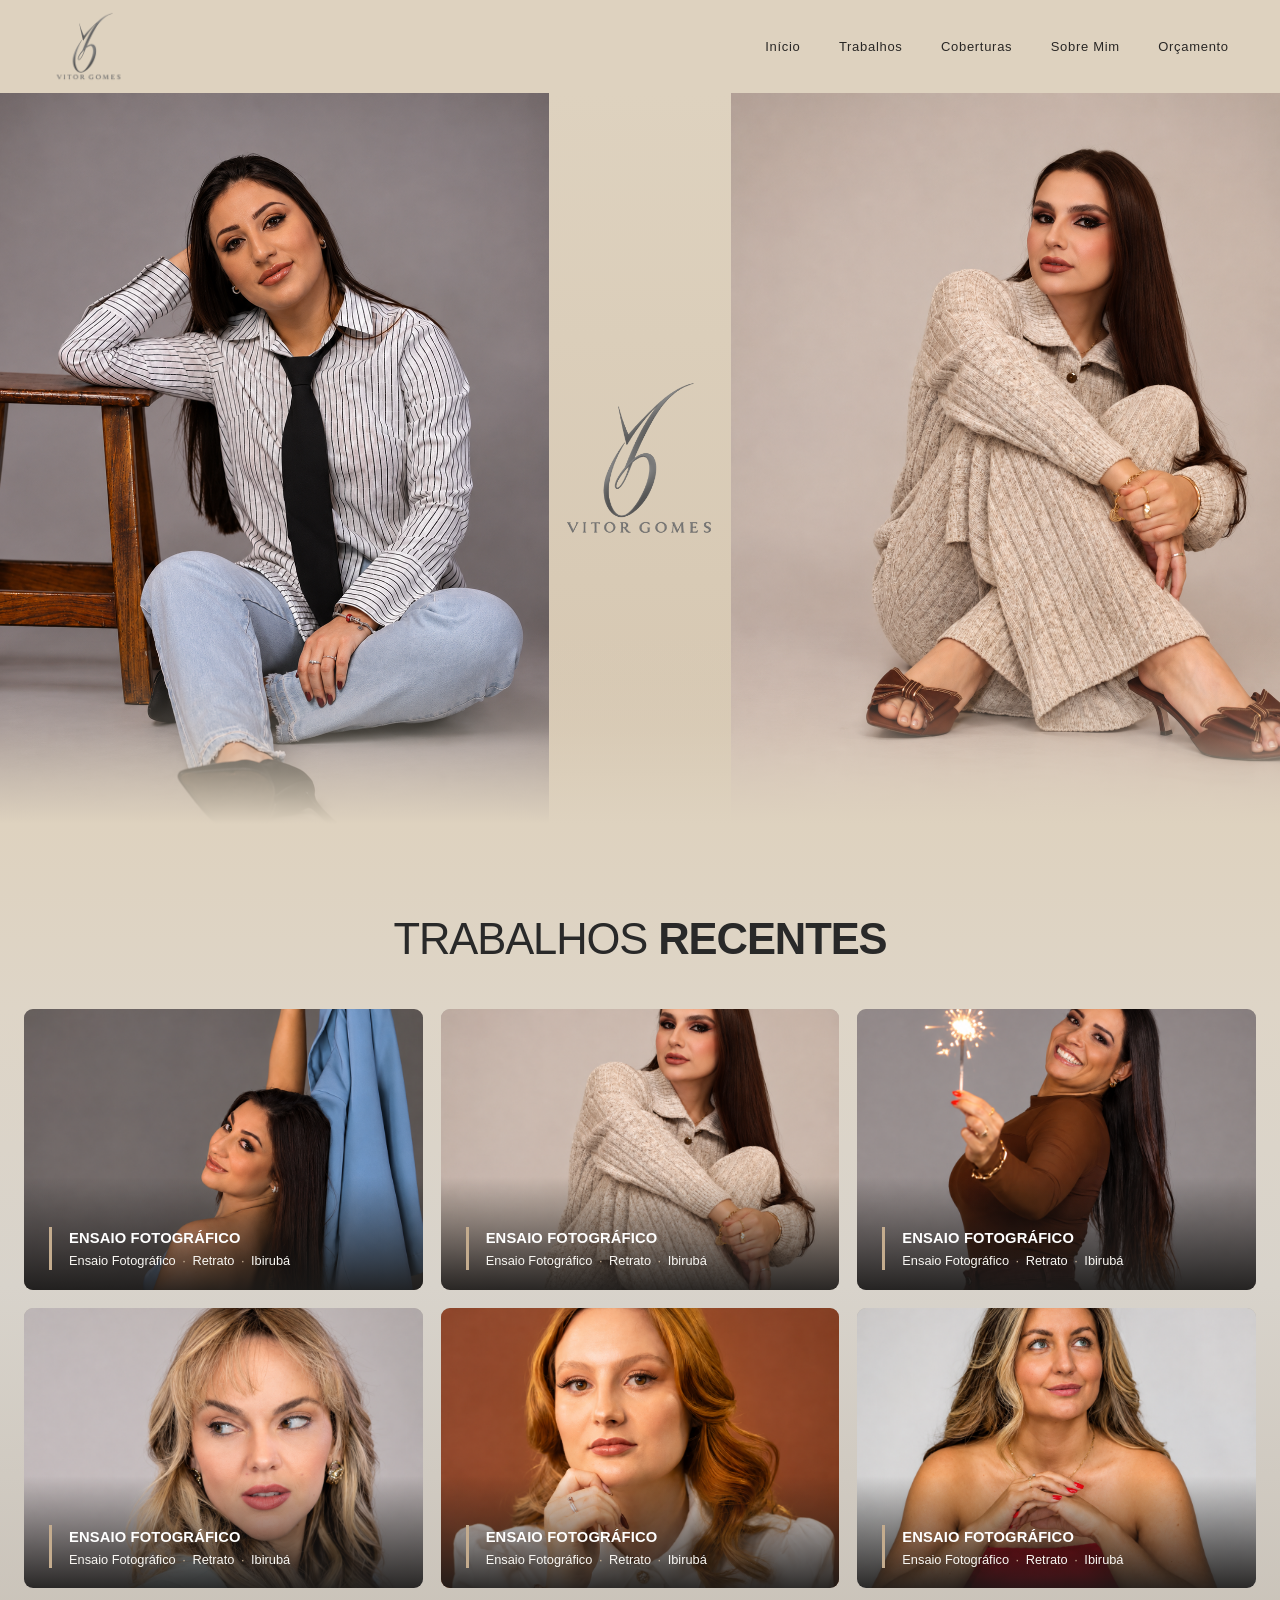
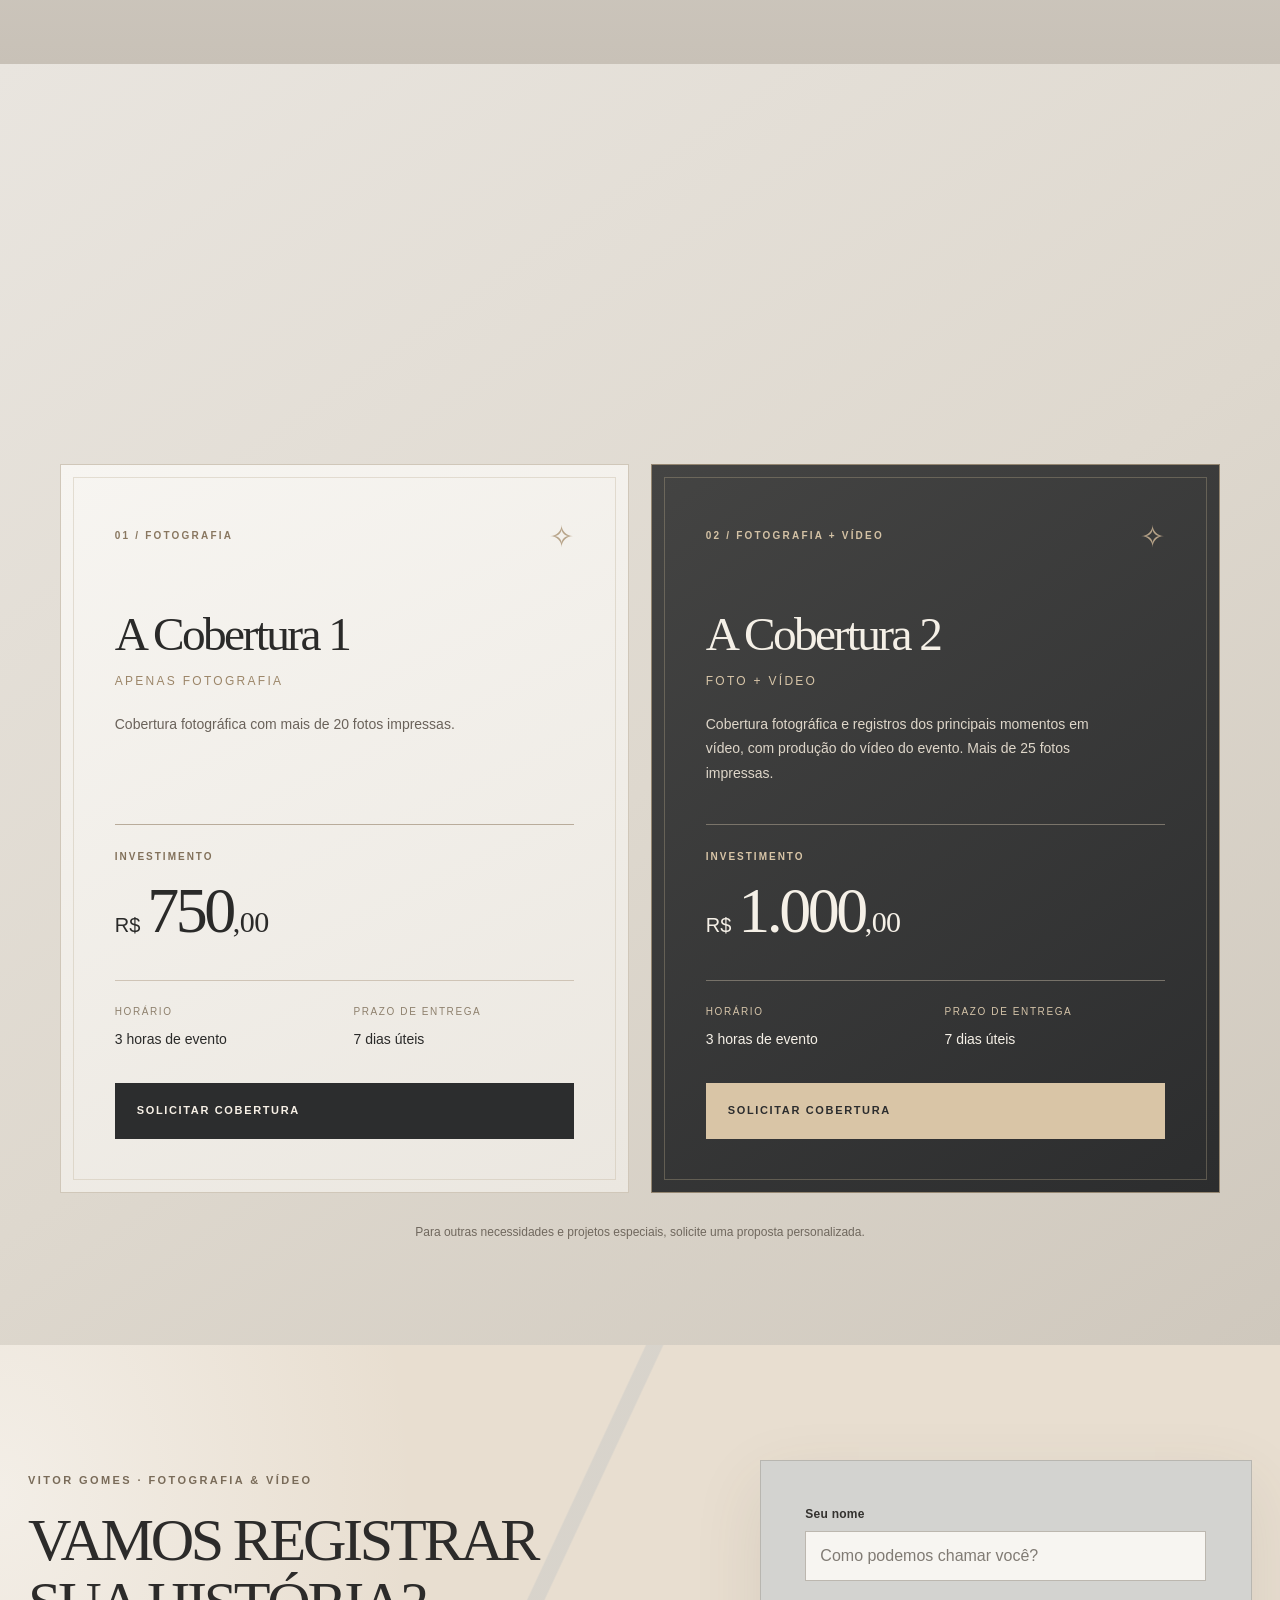
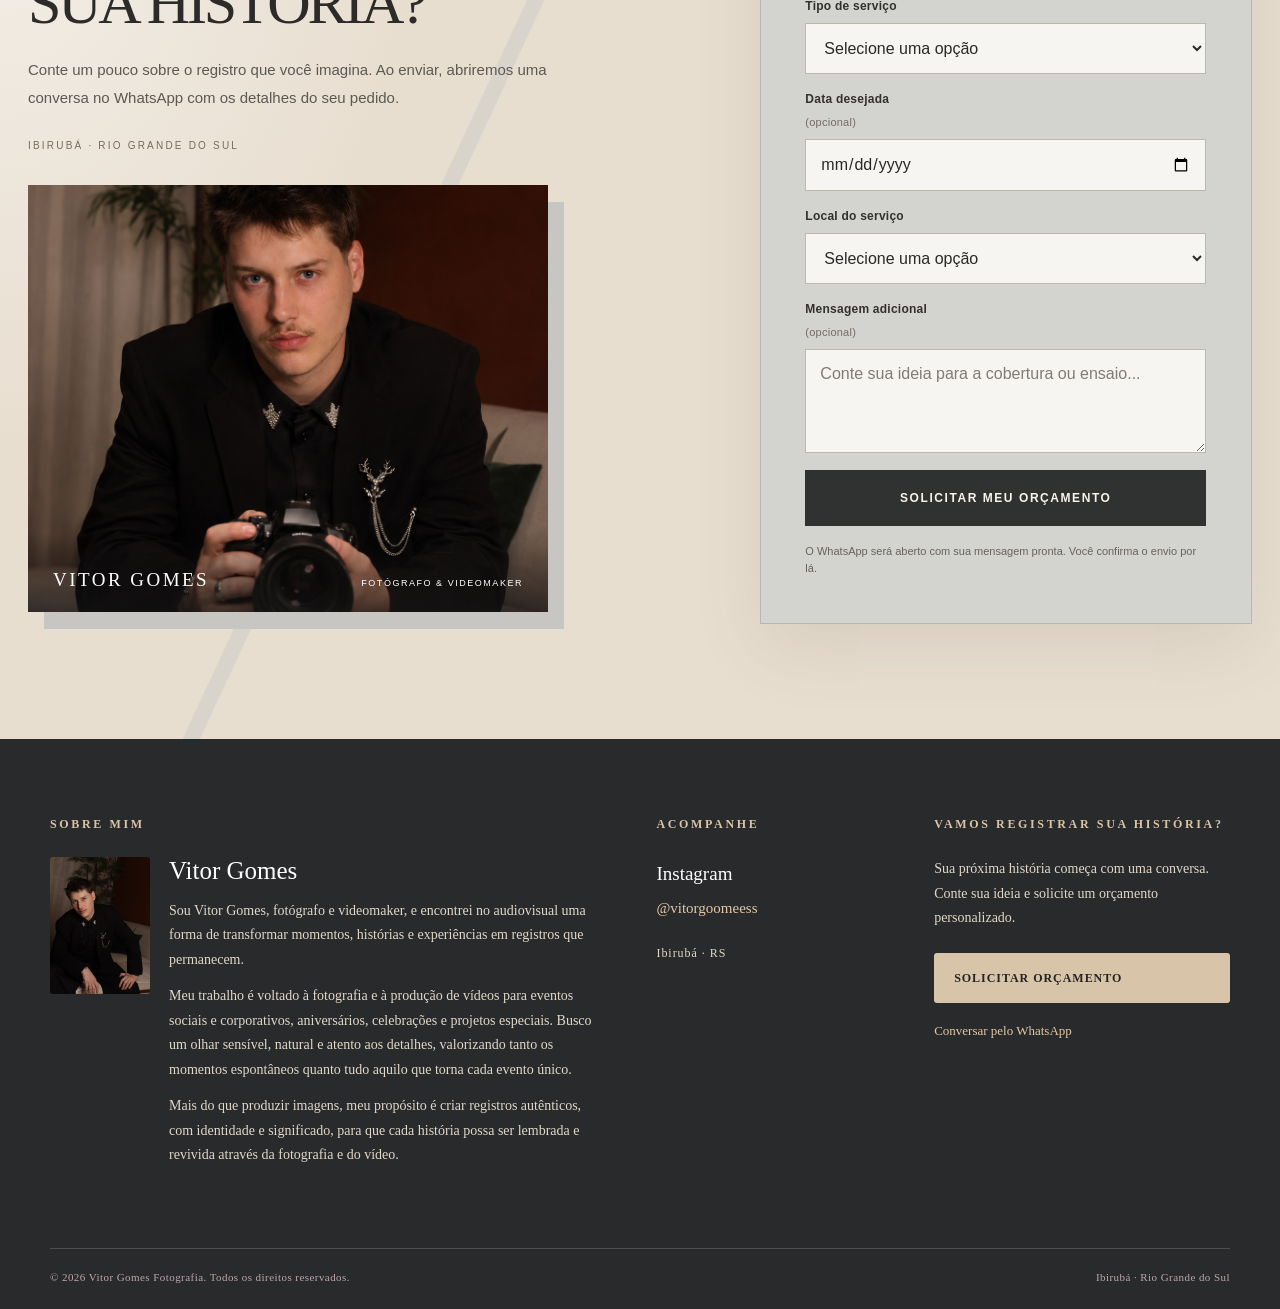
<file: index.html>
<!DOCTYPE html>

<html lang="pt-BR">
<head>
<meta charset="utf-8"/>
<meta content="width=device-width, initial-scale=1" name="viewport"/>
<title>Vitor Gomes Fotografia | Ibirubá - RS</title>
<meta content="Conheça o trabalho de Vitor Gomes Fotografia em Ibirubá, RS. Fotografia, vídeo, coberturas de eventos, portfólio e contato." name="description"/>
<link href="css/style.css" rel="stylesheet"/>
</head>
<body>
<a class="skip" href="#conteudo">Ir para o conteúdo</a>
<header class="topo">
<a aria-label="Página inicial" class="logo" href="index.html">
<img alt="Vitor Gomes Fotografia" class="header-brand-image" src="assets/img/vitor-logo-oficial.png"/>
</a>
<nav aria-label="Principal" class="menu">
<button aria-controls="menu-lista" aria-expanded="false" class="menu-btn" type="button">Menu</button>
<ul id="menu-lista">
<li><a href="#conteudo">Início</a></li>
<li><a href="#trabalhos">Trabalhos</a></li>
<li><a href="#coberturas">Coberturas</a></li>
<li><a href="#sobre">Sobre Mim</a></li>
<li><a href="#orcamento">Orçamento</a></li>
</ul>
</nav>
</header>
<main id="conteudo">
<section aria-label="Fotos de destaque" aria-roledescription="carrossel" class="hero">
<div class="hero-track">
<div aria-label="1 de 3" aria-roledescription="slide" class="hero-slide" role="group">
<figure class="slot"><img alt="Foto de destaque 1" src="assets/img/hero-1.png"/><figcaption>Foto de destaque 1<br/><small>assets/img/hero-1.png</small></figcaption></figure>
<div aria-label="Vitor Gomes Fotografia" class="hero-brand"><img alt="Vitor Gomes Fotografia" src="assets/img/vitor-logo-oficial.png"/></div>
<figure class="slot"><img alt="Foto de destaque 2" src="assets/img/hero-2.png"/><figcaption>Foto de destaque 2<br/><small>assets/img/hero-2.png</small></figcaption></figure>
</div>
<div aria-label="2 de 3" aria-roledescription="slide" class="hero-slide" role="group">
<figure class="slot"><img alt="Foto de destaque 3" src="assets/img/hero-3.png"/><figcaption>Foto de destaque 3<br/><small>assets/img/hero-3.png</small></figcaption></figure>
<div aria-label="Vitor Gomes Fotografia" class="hero-brand"><img alt="Vitor Gomes Fotografia" src="assets/img/vitor-logo-oficial.png"/></div>
<figure class="slot"><img alt="Foto de destaque 4" src="assets/img/hero-4.png"/><figcaption>Foto de destaque 4<br/><small>assets/img/hero-4.png</small></figcaption></figure>
</div>
<div aria-label="3 de 3" aria-roledescription="slide" class="hero-slide" role="group">
<figure class="slot"><img alt="Foto de destaque 5" src="assets/img/hero-5.png"/><figcaption>Foto de destaque 5<br/><small>assets/img/hero-5.png</small></figcaption></figure>
<div aria-label="Vitor Gomes Fotografia" class="hero-brand"><img alt="Vitor Gomes Fotografia" src="assets/img/vitor-logo-oficial.png"/></div>
<figure class="slot"><img alt="Foto de destaque 6" src="assets/img/hero-6.png"/><figcaption>Foto de destaque 6<br/><small>assets/img/hero-6.png</small></figcaption></figure>
</div>
</div>
<div aria-label="Escolher slide" class="hero-dots" role="group"></div>
</section>
<section aria-labelledby="trabalhos-titulo" class="trabalhos" id="trabalhos">
<div class="trabalhos-intro">
<h2 id="trabalhos-titulo"><span>TRABALHOS</span> <strong>RECENTES</strong></h2>
</div>
<div class="grid">
<article class="card">
<a aria-label="Abrir álbum 01 com 3 fotografias" class="card-photo" href="album-01.html">
<img alt="Capa do álbum 01 — ensaio fotográfico" loading="lazy" src="assets/img/capa-album-01.png"/>
<div class="card-overlay">
<h3>ENSAIO FOTOGRÁFICO</h3>
<p>Ensaio Fotográfico <span aria-hidden="true">·</span> Retrato <span aria-hidden="true">·</span> Ibirubá</p>
</div>
</a>
</article>
<article class="card">
<a aria-label="Abrir álbum 02 com 5 fotografias" class="card-photo" href="album-02.html">
<img alt="Capa do álbum 02 — ensaio fotográfico" loading="lazy" src="assets/img/capa-album-02.png"/>
<div class="card-overlay">
<h3>ENSAIO FOTOGRÁFICO</h3>
<p>Ensaio Fotográfico <span aria-hidden="true">·</span> Retrato <span aria-hidden="true">·</span> Ibirubá</p>
</div>
</a>
</article>
<article class="card">
<a aria-label="Abrir álbum 03 com 5 fotografias" class="card-photo" href="album-03.html">
<img alt="Capa do álbum 03 — ensaio fotográfico" loading="lazy" src="assets/img/capa-album-03.png"/>
<div class="card-overlay">
<h3>ENSAIO FOTOGRÁFICO</h3>
<p>Ensaio Fotográfico <span aria-hidden="true">·</span> Retrato <span aria-hidden="true">·</span> Ibirubá</p>
</div>
</a>
</article>
<article class="card">
<a aria-label="Abrir álbum 04 com 5 fotografias" class="card-photo" href="album-04.html">
<img alt="Capa do álbum 04 — ensaio fotográfico" loading="lazy" src="assets/img/capa-album-04.png"/>
<div class="card-overlay">
<h3>ENSAIO FOTOGRÁFICO</h3>
<p>Ensaio Fotográfico <span aria-hidden="true">·</span> Retrato <span aria-hidden="true">·</span> Ibirubá</p>
</div>
</a>
</article>
<article class="card">
<a aria-label="Abrir álbum 05 com 4 fotografias" class="card-photo" href="album-05.html">
<img alt="Capa do álbum 05 — ensaio fotográfico" loading="lazy" src="assets/img/capa-album-05.png"/>
<div class="card-overlay">
<h3>ENSAIO FOTOGRÁFICO</h3>
<p>Ensaio Fotográfico <span aria-hidden="true">·</span> Retrato <span aria-hidden="true">·</span> Ibirubá</p>
</div>
</a>
</article>
<article class="card">
<a aria-label="Abrir álbum 06 com 4 fotografias" class="card-photo" href="album-06.html">
<img alt="Capa do álbum 06 — ensaio fotográfico" loading="lazy" src="assets/img/capa-album-06.png"/>
<div class="card-overlay">
<h3>ENSAIO FOTOGRÁFICO</h3>
<p>Ensaio Fotográfico <span aria-hidden="true">·</span> Retrato <span aria-hidden="true">·</span> Ibirubá</p>
</div>
</a>
</article>
</div>
</section>
<section class="coberturas-premium" id="coberturas" aria-labelledby="coberturas-title">
  <div class="coberturas-shell">
    <div class="coberturas-intro"><span class="coberturas-kicker">VITOR GOMES · FOTOGRAFIA &amp; FILME</span><span class="coberturas-rule" aria-hidden="true"></span><h2 id="coberturas-title">Coberturas <em>&amp;</em> experiências</h2><p>Cada história merece ser registrada com sensibilidade, autenticidade e atenção aos detalhes.</p></div>
    <div class="coberturas-grid">
      <article class="cobertura-card"><div class="cobertura-card-top"><span class="cobertura-index">01 / FOTOGRAFIA</span><span class="cobertura-ornament" aria-hidden="true">✧</span></div><h3>A Cobertura 1</h3><p class="cobertura-subtitle">Apenas fotografia</p><p class="cobertura-description">Cobertura fotográfica com mais de 20 fotos impressas.</p><div class="cobertura-price-label">INVESTIMENTO</div><div class="cobertura-price"><small>R$</small>750<span>,00</span></div><div class="cobertura-details"><div><span>HORÁRIO</span><strong>3 horas de evento</strong></div><div><span>PRAZO DE ENTREGA</span><strong>7 dias úteis</strong></div></div><a class="cobertura-action" href="https://wa.me/5554993389869?text=Ol%C3%A1%2C%20Vitor%21%20Tenho%20interesse%20na%20Cobertura%201%20%28Fotografia%20%E2%80%94%20R%24%20750%2C00%29.%20Gostaria%20de%20conversar%20sobre%20a%20disponibilidade." target="_blank" rel="noopener noreferrer" aria-label="Solicitar Cobertura 1 pelo WhatsApp">SOLICITAR COBERTURA </a></article>
      <article class="cobertura-card cobertura-featured"><div class="cobertura-card-top"><span class="cobertura-index">02 / FOTOGRAFIA + VÍDEO</span><span class="cobertura-ornament" aria-hidden="true">✧</span></div><h3>A Cobertura 2</h3><p class="cobertura-subtitle">Foto + vídeo</p><p class="cobertura-description">Cobertura fotográfica e registros dos principais momentos em vídeo, com produção do vídeo do evento. Mais de 25 fotos impressas.</p><div class="cobertura-price-label">INVESTIMENTO</div><div class="cobertura-price"><small>R$</small>1.000<span>,00</span></div><div class="cobertura-details"><div><span>HORÁRIO</span><strong>3 horas de evento</strong></div><div><span>PRAZO DE ENTREGA</span><strong>7 dias úteis</strong></div></div><a class="cobertura-action" href="https://wa.me/5554993389869?text=Ol%C3%A1%2C%20Vitor%21%20Tenho%20interesse%20na%20Cobertura%202%20%28Fotografia%20%2B%20V%C3%ADdeo%20%E2%80%94%20R%24%201.000%2C00%29.%20Gostaria%20de%20conversar%20sobre%20a%20disponibilidade." target="_blank" rel="noopener noreferrer" aria-label="Solicitar Cobertura 2 pelo WhatsApp">SOLICITAR COBERTURA </a></article>
    </div><p class="coberturas-footnote">Para outras necessidades e projetos especiais, solicite uma proposta personalizada.</p>
  </div>
</section>
<section aria-labelledby="orcamento-titulo" class="orcamento-section" id="orcamento"><div class="orcamento-wrap"><div class="orcamento-copy"><div class="orcamento-intro"><span class="orcamento-kicker">VITOR GOMES · FOTOGRAFIA & VÍDEO</span><h2 id="orcamento-titulo">VAMOS REGISTRAR SUA HISTÓRIA?</h2><p>Conte um pouco sobre o registro que você imagina. Ao enviar, abriremos uma conversa no WhatsApp com os detalhes do seu pedido.</p><p class="orcamento-local">IBIRUBÁ · RIO GRANDE DO SUL</p></div><figure class="orcamento-portrait"><img src="assets/img/vitor-orcamento.png" alt="Vitor Gomes com sua câmera fotográfica" loading="lazy"/><figcaption><strong>VITOR GOMES</strong><span>FOTÓGRAFO & VIDEOMAKER</span></figcaption></figure></div><form class="orcamento-form" id="orcamento-form"><label>Seu nome <input autocomplete="name" maxlength="90" name="nome" placeholder="Como podemos chamar você?" required=""/></label><label>Tipo de serviço <select name="tipo" required=""><option value="">Selecione uma opção</option><option>Ensaio feminino</option><option>Ensaio masculino</option><option>Ensaio de casal</option><option>Ensaio de família</option><option>Ensaio profissional</option><option>Ensaio de aniversário</option><option>Cobertura 1 — Fotografia</option><option>Cobertura 2 — Fotografia + Vídeo</option><option>Produção audiovisual</option><option>Evento corporativo</option><option>Outro</option></select></label><label>Data desejada <span>(opcional)</span><input name="data" type="date"/></label><label>Local do serviço <select name="local" required=""><option value="">Selecione uma opção</option><option>Estúdio</option><option>Ambiente externo</option><option>A definir</option></select></label><label>Mensagem adicional <span>(opcional)</span><textarea maxlength="1200" name="mensagem" placeholder="Conte sua ideia para a cobertura ou ensaio..." rows="4"></textarea></label><button type="submit">SOLICITAR MEU ORÇAMENTO</button><p class="orcamento-note">O WhatsApp será aberto com sua mensagem pronta. Você confirma o envio por lá.</p></form></div></section>
</main>
<footer class="rodape" id="contato">
  <div class="rodape-in">
    <section class="col-sobre" id="sobre" aria-labelledby="footer-sobre">
      <h2 id="footer-sobre">SOBRE MIM</h2>
      <div class="sobre-corpo">
        <img class="footer-portrait" src="assets/img/vitor-retrato-blog.png" alt="Retrato de Vitor Gomes" loading="lazy" />
        <div><h3>Vitor Gomes</h3><p>Sou Vitor Gomes, fotógrafo e videomaker, e encontrei no audiovisual uma forma de transformar momentos, histórias e experiências em registros que permanecem.</p><p>Meu trabalho é voltado à fotografia e à produção de vídeos para eventos sociais e corporativos, aniversários, celebrações e projetos especiais. Busco um olhar sensível, natural e atento aos detalhes, valorizando tanto os momentos espontâneos quanto tudo aquilo que torna cada evento único.</p><p>Mais do que produzir imagens, meu propósito é criar registros autênticos, com identidade e significado, para que cada história possa ser lembrada e revivida através da fotografia e do vídeo.</p></div>
      </div>
    </section>
    <section class="col-social" aria-labelledby="footer-social">
      <h2 id="footer-social">ACOMPANHE</h2>
      <p class="footer-social-name">Instagram</p>
      <a class="footer-instagram" href="https://www.instagram.com/vitorgoomeess/" rel="noopener noreferrer" target="_blank">@vitorgoomeess</a>
      <p class="footer-local">Ibirubá · RS</p>
    </section>
    <section class="col-contato" aria-labelledby="footer-contato">
      <h2 id="footer-contato">VAMOS REGISTRAR SUA HISTÓRIA?</h2>
      <p>Sua próxima história começa com uma conversa. Conte sua ideia e solicite um orçamento personalizado.</p>
      <a class="footer-cta" href="#orcamento">SOLICITAR ORÇAMENTO </a>
      <a class="footer-whatsapp" href="https://wa.me/5554993389869" target="_blank" rel="noopener noreferrer">Conversar pelo WhatsApp</a>
    </section>
  </div>
  <div class="footer-bottom"><span>© 2026 Vitor Gomes Fotografia. Todos os direitos reservados.</span><span>Ibirubá · Rio Grande do Sul</span></div>
</footer>

<script src="js/main.js"></script>
</body>
</html>
</file>
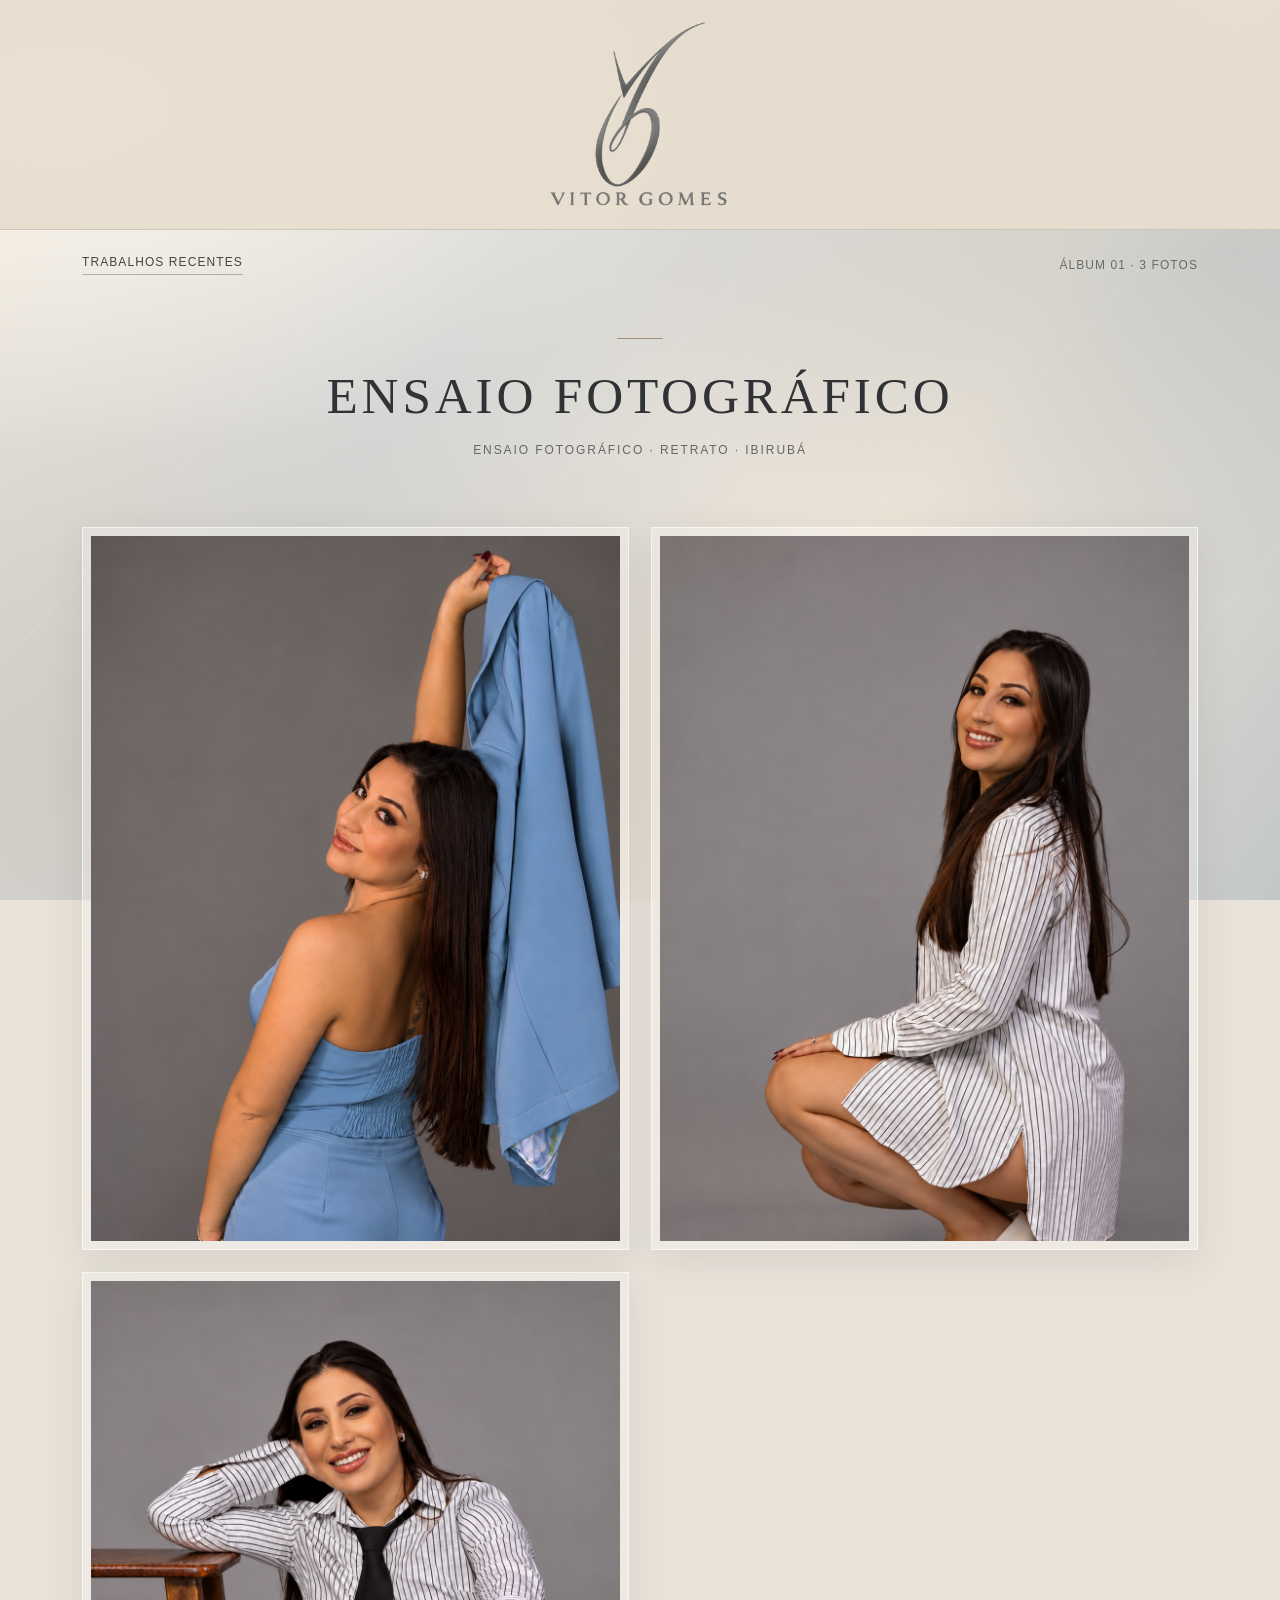
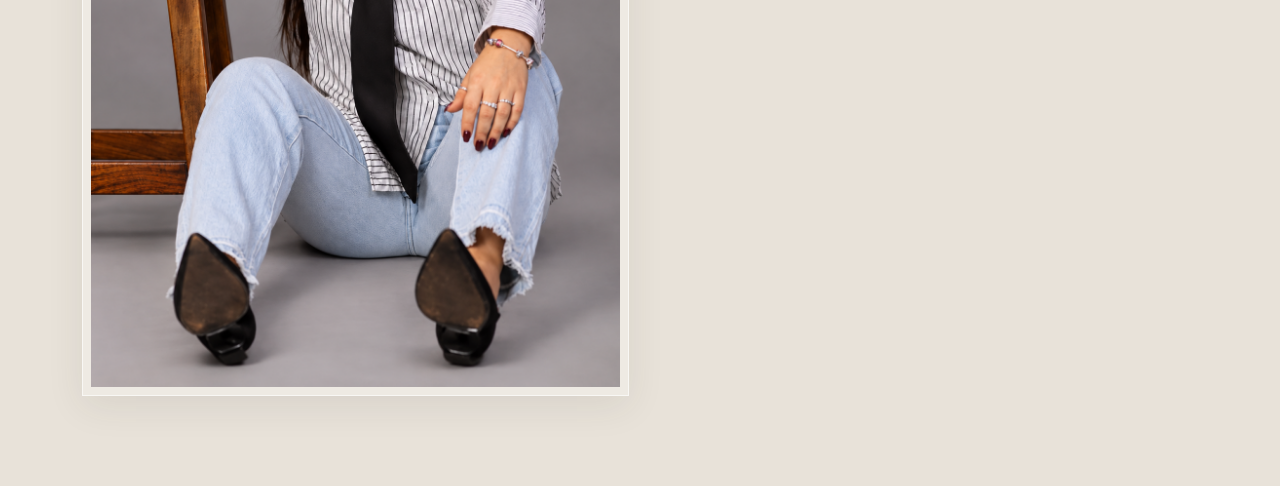
<file: album-01.html>
<!doctype html><html lang="pt-BR"><head><meta charset="utf-8"><meta name="viewport" content="width=device-width,initial-scale=1"><title>Álbum 01 | Vitor Gomes Fotografia</title><style>
:root{--sand:#e9dfd0;--silver:#c5c8c9;--ink:#303235;--champagne:#b6a48b}
*{box-sizing:border-box}
body{margin:0;color:var(--ink);font-family:Arial,Helvetica,sans-serif;min-height:100vh;background-color:#e8e2d9;background-image:radial-gradient(ellipse 65% 45% at 4% 12%,rgba(255,250,241,.94),transparent 85%),radial-gradient(ellipse 62% 50% at 96% 28%,rgba(178,185,188,.55),transparent 78%),radial-gradient(ellipse 80% 50% at 15% 85%,rgba(201,193,181,.58),transparent 80%),linear-gradient(125deg,#eae1d4 0%,#d5d6d5 36%,#eee5d8 66%,#c3c7c8 100%);background-attachment:fixed}
body:before{content:"";position:fixed;inset:0;pointer-events:none;z-index:0;opacity:.28;background:repeating-linear-gradient(132deg,transparent 0,transparent 155px,rgba(255,255,255,.36) 156px,transparent 158px,transparent 290px)}
body>header,body>nav,body>section,body>main{position:relative;z-index:1}
.album-header{background:rgba(232,222,207,.92);border-bottom:1px solid rgba(117,112,105,.22);text-align:center;padding:16px 18px;backdrop-filter:blur(12px)}
.album-header img{width:min(210px,65vw);height:auto;display:block;margin:auto}
.album-nav{display:flex;justify-content:space-between;gap:16px;align-items:center;max-width:1160px;margin:0 auto;padding:25px 22px;font-size:12px;letter-spacing:.09em;text-transform:uppercase;color:#686a69}
.album-nav a{color:#454544;text-decoration:none;border-bottom:1px solid rgba(69,69,68,.35);padding-bottom:5px;transition:color .25s,border-color .25s}
.album-nav a:hover{color:#9a8062;border-color:#9a8062}
.album-intro{text-align:center;padding:38px 18px 54px}
.album-intro:before{content:"";display:block;width:46px;height:1px;background:#a68f74;margin:0 auto 27px}
.album-intro h1{font-family:Georgia,'Times New Roman',serif;font-weight:400;font-size:clamp(30px,4vw,52px);letter-spacing:.075em;margin:0 0 15px;color:#303235}
.album-intro p{color:#666665;font-size:12px;letter-spacing:.16em;text-transform:uppercase;line-height:1.8}
.album-grid{max-width:1160px;margin:0 auto;padding:0 22px 90px;display:grid;grid-template-columns:repeat(2,minmax(0,1fr));gap:22px;align-items:start}
.album-grid button{display:block;padding:8px;background:rgba(255,255,255,.28);border:1px solid rgba(255,255,255,.6);cursor:zoom-in;box-shadow:0 10px 35px rgba(52,51,49,.09);transition:transform .35s ease,box-shadow .35s ease,border-color .35s ease}
.album-grid button:hover{transform:translateY(-5px);box-shadow:0 18px 45px rgba(52,51,49,.17);border-color:rgba(169,146,113,.7)}
.album-grid img{display:block;width:100%;height:auto;border-radius:0}
.lightbox{position:fixed;inset:0;background:rgba(25,26,28,.96);z-index:999;display:none;align-items:center;justify-content:center;padding:55px 55px;box-sizing:border-box}
.lightbox.open{display:flex}
.lightbox img{max-width:100%;max-height:100%;object-fit:contain}
.lightbox button{position:absolute;border:1px solid rgba(232,222,207,.4);background:rgba(225,218,207,.13);color:#f3ece3;font-size:25px;cursor:pointer;padding:9px 16px;transition:background .2s}
.lightbox button:hover{background:rgba(225,218,207,.28)}
.lightbox .close{top:12px;right:16px}.lightbox .prev{left:8px}.lightbox .next{right:8px}
.lightbox .counter{position:absolute;bottom:13px;color:#e8dfd0;font-size:13px}
@media(max-width:650px){body{background-attachment:scroll}.album-nav{font-size:10px;padding:20px 16px}.album-intro{padding:30px 16px 42px}.album-grid{grid-template-columns:1fr;padding:0 14px 60px;gap:16px}.album-grid button{padding:5px}.lightbox{padding:55px 35px}}
@media(prefers-reduced-motion:reduce){*{scroll-behavior:auto!important;transition:none!important}}
</style></head><body><header class="album-header"><a href="index.html"><img src="assets/img/vitor-logo-oficial.png" alt="Vitor Gomes Fotografia"></a></header><nav class="album-nav"><a href="index.html#trabalhos">Trabalhos recentes</a><span>Álbum 01 · 3 fotos</span></nav><section class="album-intro"><h1>ENSAIO FOTOGRÁFICO</h1><p>Ensaio Fotográfico · Retrato · Ibirubá</p></section><main class="album-grid"><button type="button" data-index="0" aria-label="Ampliar fotografia 1"><img loading="lazy" src="assets/img/album-01/foto-01.png" alt="Fotografia 1 do álbum 01"></button><button type="button" data-index="1" aria-label="Ampliar fotografia 2"><img loading="lazy" src="assets/img/album-01/foto-02.png" alt="Fotografia 2 do álbum 01"></button><button type="button" data-index="2" aria-label="Ampliar fotografia 3"><img loading="lazy" src="assets/img/album-01/foto-03.png" alt="Fotografia 3 do álbum 01"></button></main><div class="lightbox" role="dialog" aria-modal="true" aria-label="Visualizador de fotografias"><button class="close" aria-label="Fechar">×</button><img alt="Fotografia ampliada"><span class="counter"></span></div><script>const imgs=[...document.querySelectorAll('.album-grid img')];const box=document.querySelector('.lightbox'),large=box.querySelector('img');let current=0;function show(i){current=(i+imgs.length)%imgs.length;large.src=imgs[current].src;large.alt=imgs[current].alt;box.querySelector('.counter').textContent=(current+1)+' / '+imgs.length;}document.querySelectorAll('.album-grid button').forEach((b,i)=>b.addEventListener('click',()=>{show(i);box.classList.add('open');box.querySelector('.close').focus();}));function close(){box.classList.remove('open');large.removeAttribute('src');}box.querySelector('.close').onclick=close;box.addEventListener('click',e=>{if(e.target===box)close();});let touchX=null;box.addEventListener('touchstart',e=>{touchX=e.changedTouches[0].clientX;},{passive:true});box.addEventListener('touchend',e=>{if(touchX===null)return;const dx=e.changedTouches[0].clientX-touchX;touchX=null;if(Math.abs(dx)>55)show(current+(dx<0?1:-1));},{passive:true});document.addEventListener('keydown',e=>{if(!box.classList.contains('open'))return;if(e.key==='Escape')close();if(e.key==='ArrowRight')show(current+1);if(e.key==='ArrowLeft')show(current-1);});</script></body></html>
</file>
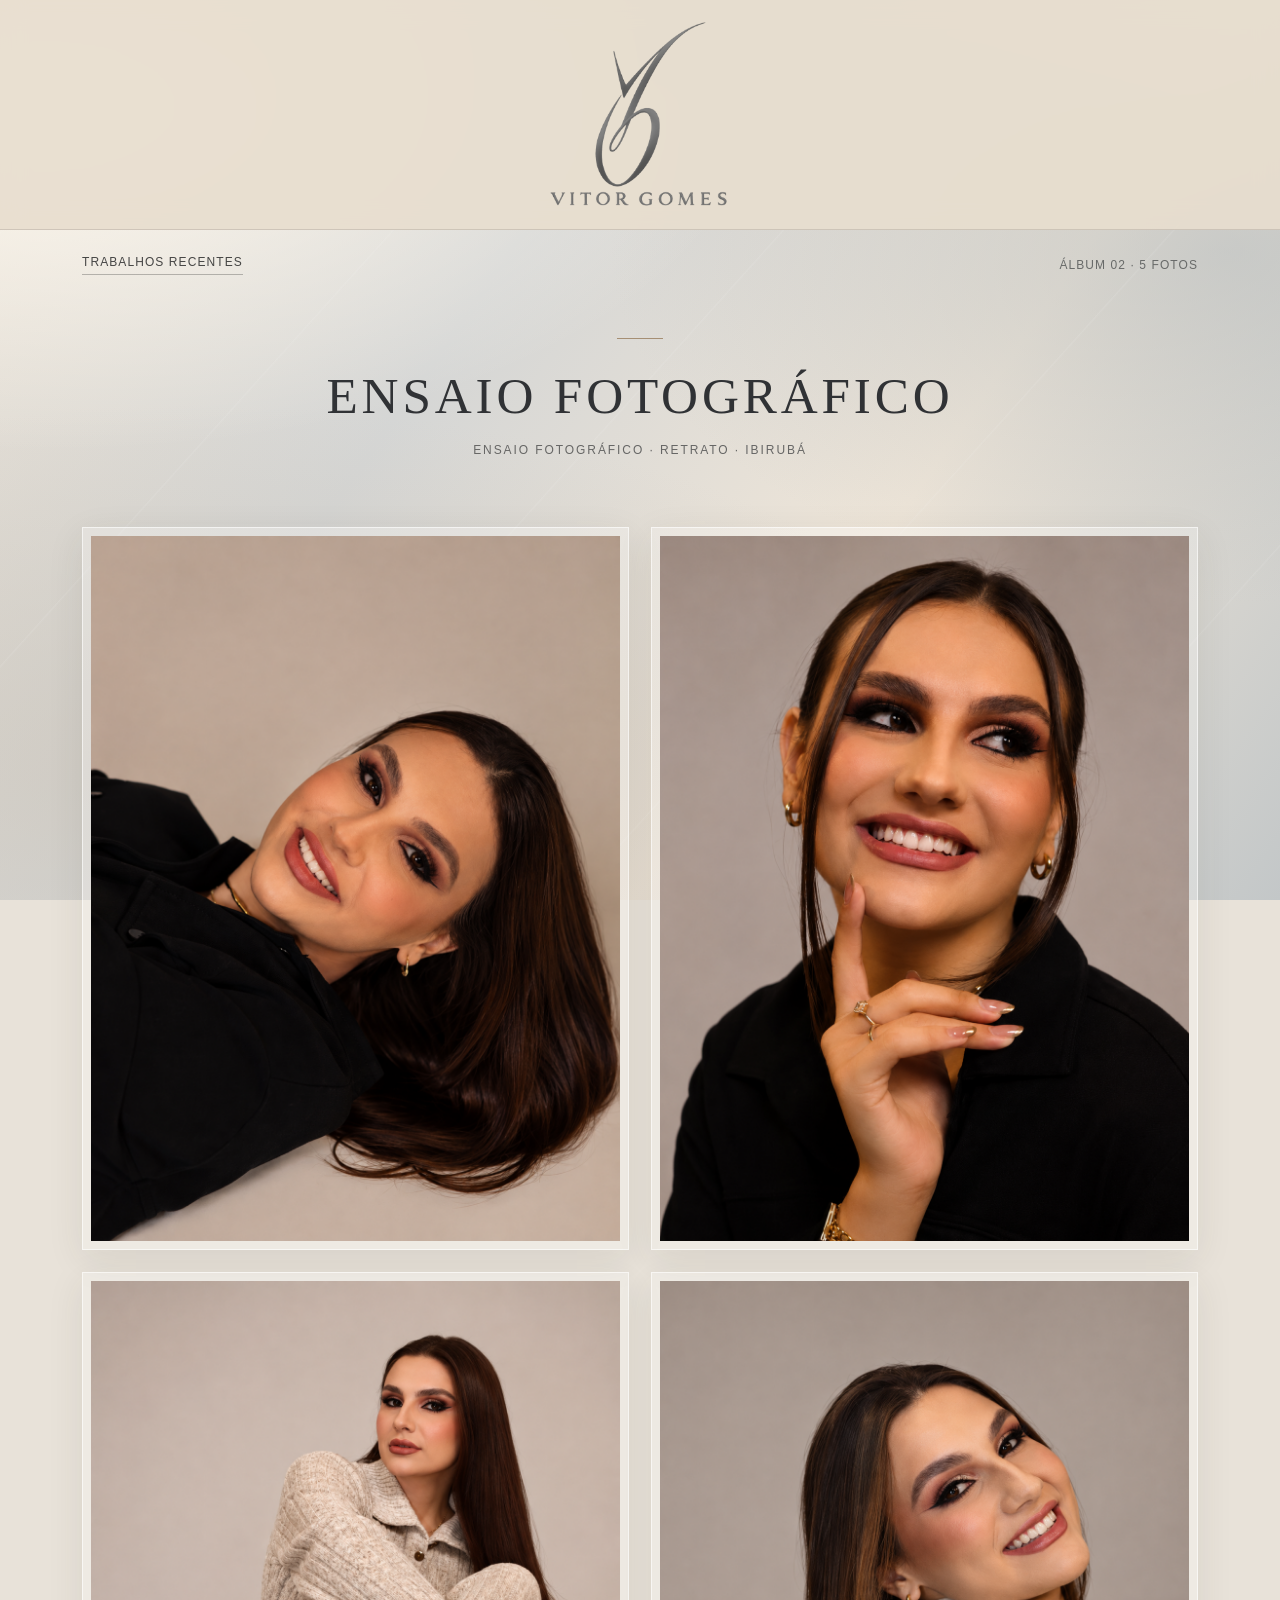
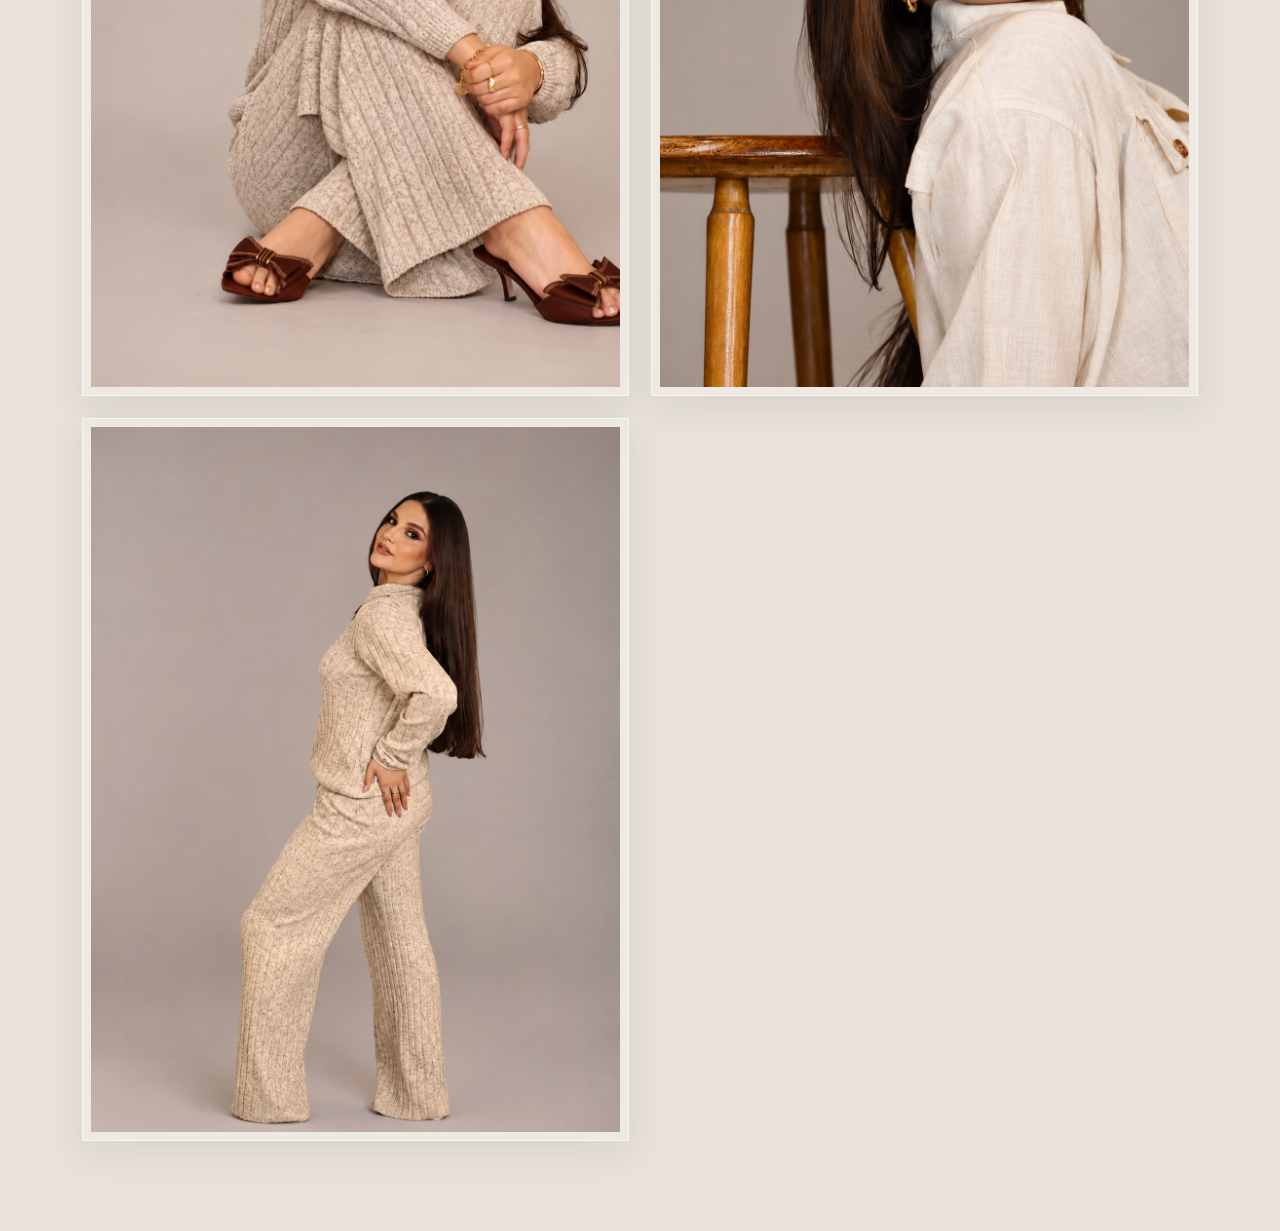
<file: album-02.html>
<!doctype html><html lang="pt-BR"><head><meta charset="utf-8"><meta name="viewport" content="width=device-width,initial-scale=1"><title>Álbum 02 | Vitor Gomes Fotografia</title><style>
:root{--sand:#e9dfd0;--silver:#c5c8c9;--ink:#303235;--champagne:#b6a48b}
*{box-sizing:border-box}
body{margin:0;color:var(--ink);font-family:Arial,Helvetica,sans-serif;min-height:100vh;background-color:#e8e2d9;background-image:radial-gradient(ellipse 65% 45% at 4% 12%,rgba(255,250,241,.94),transparent 85%),radial-gradient(ellipse 62% 50% at 96% 28%,rgba(178,185,188,.55),transparent 78%),radial-gradient(ellipse 80% 50% at 15% 85%,rgba(201,193,181,.58),transparent 80%),linear-gradient(125deg,#eae1d4 0%,#d5d6d5 36%,#eee5d8 66%,#c3c7c8 100%);background-attachment:fixed}
body:before{content:"";position:fixed;inset:0;pointer-events:none;z-index:0;opacity:.28;background:repeating-linear-gradient(132deg,transparent 0,transparent 155px,rgba(255,255,255,.36) 156px,transparent 158px,transparent 290px)}
body>header,body>nav,body>section,body>main{position:relative;z-index:1}
.album-header{background:rgba(232,222,207,.92);border-bottom:1px solid rgba(117,112,105,.22);text-align:center;padding:16px 18px;backdrop-filter:blur(12px)}
.album-header img{width:min(210px,65vw);height:auto;display:block;margin:auto}
.album-nav{display:flex;justify-content:space-between;gap:16px;align-items:center;max-width:1160px;margin:0 auto;padding:25px 22px;font-size:12px;letter-spacing:.09em;text-transform:uppercase;color:#686a69}
.album-nav a{color:#454544;text-decoration:none;border-bottom:1px solid rgba(69,69,68,.35);padding-bottom:5px;transition:color .25s,border-color .25s}
.album-nav a:hover{color:#9a8062;border-color:#9a8062}
.album-intro{text-align:center;padding:38px 18px 54px}
.album-intro:before{content:"";display:block;width:46px;height:1px;background:#a68f74;margin:0 auto 27px}
.album-intro h1{font-family:Georgia,'Times New Roman',serif;font-weight:400;font-size:clamp(30px,4vw,52px);letter-spacing:.075em;margin:0 0 15px;color:#303235}
.album-intro p{color:#666665;font-size:12px;letter-spacing:.16em;text-transform:uppercase;line-height:1.8}
.album-grid{max-width:1160px;margin:0 auto;padding:0 22px 90px;display:grid;grid-template-columns:repeat(2,minmax(0,1fr));gap:22px;align-items:start}
.album-grid button{display:block;padding:8px;background:rgba(255,255,255,.28);border:1px solid rgba(255,255,255,.6);cursor:zoom-in;box-shadow:0 10px 35px rgba(52,51,49,.09);transition:transform .35s ease,box-shadow .35s ease,border-color .35s ease}
.album-grid button:hover{transform:translateY(-5px);box-shadow:0 18px 45px rgba(52,51,49,.17);border-color:rgba(169,146,113,.7)}
.album-grid img{display:block;width:100%;height:auto;border-radius:0}
.lightbox{position:fixed;inset:0;background:rgba(25,26,28,.96);z-index:999;display:none;align-items:center;justify-content:center;padding:55px 55px;box-sizing:border-box}
.lightbox.open{display:flex}
.lightbox img{max-width:100%;max-height:100%;object-fit:contain}
.lightbox button{position:absolute;border:1px solid rgba(232,222,207,.4);background:rgba(225,218,207,.13);color:#f3ece3;font-size:25px;cursor:pointer;padding:9px 16px;transition:background .2s}
.lightbox button:hover{background:rgba(225,218,207,.28)}
.lightbox .close{top:12px;right:16px}.lightbox .prev{left:8px}.lightbox .next{right:8px}
.lightbox .counter{position:absolute;bottom:13px;color:#e8dfd0;font-size:13px}
@media(max-width:650px){body{background-attachment:scroll}.album-nav{font-size:10px;padding:20px 16px}.album-intro{padding:30px 16px 42px}.album-grid{grid-template-columns:1fr;padding:0 14px 60px;gap:16px}.album-grid button{padding:5px}.lightbox{padding:55px 35px}}
@media(prefers-reduced-motion:reduce){*{scroll-behavior:auto!important;transition:none!important}}
</style></head><body><header class="album-header"><a href="index.html"><img src="assets/img/vitor-logo-oficial.png" alt="Vitor Gomes Fotografia"></a></header><nav class="album-nav"><a href="index.html#trabalhos">Trabalhos recentes</a><span>Álbum 02 · 5 fotos</span></nav><section class="album-intro"><h1>ENSAIO FOTOGRÁFICO</h1><p>Ensaio Fotográfico · Retrato · Ibirubá</p></section><main class="album-grid"><button type="button" data-index="0" aria-label="Ampliar fotografia 1"><img loading="lazy" src="assets/img/album-02/foto-01.png" alt="Fotografia 1 do álbum 02"></button><button type="button" data-index="1" aria-label="Ampliar fotografia 2"><img loading="lazy" src="assets/img/album-02/foto-02.png" alt="Fotografia 2 do álbum 02"></button><button type="button" data-index="2" aria-label="Ampliar fotografia 3"><img loading="lazy" src="assets/img/album-02/foto-03.png" alt="Fotografia 3 do álbum 02"></button><button type="button" data-index="3" aria-label="Ampliar fotografia 4"><img loading="lazy" src="assets/img/album-02/foto-04.png" alt="Fotografia 4 do álbum 02"></button><button type="button" data-index="4" aria-label="Ampliar fotografia 5"><img loading="lazy" src="assets/img/album-02/foto-05.png" alt="Fotografia 5 do álbum 02"></button></main><div class="lightbox" role="dialog" aria-modal="true" aria-label="Visualizador de fotografias"><button class="close" aria-label="Fechar">×</button><img alt="Fotografia ampliada"><span class="counter"></span></div><script>const imgs=[...document.querySelectorAll('.album-grid img')];const box=document.querySelector('.lightbox'),large=box.querySelector('img');let current=0;function show(i){current=(i+imgs.length)%imgs.length;large.src=imgs[current].src;large.alt=imgs[current].alt;box.querySelector('.counter').textContent=(current+1)+' / '+imgs.length;}document.querySelectorAll('.album-grid button').forEach((b,i)=>b.addEventListener('click',()=>{show(i);box.classList.add('open');box.querySelector('.close').focus();}));function close(){box.classList.remove('open');large.removeAttribute('src');}box.querySelector('.close').onclick=close;box.addEventListener('click',e=>{if(e.target===box)close();});let touchX=null;box.addEventListener('touchstart',e=>{touchX=e.changedTouches[0].clientX;},{passive:true});box.addEventListener('touchend',e=>{if(touchX===null)return;const dx=e.changedTouches[0].clientX-touchX;touchX=null;if(Math.abs(dx)>55)show(current+(dx<0?1:-1));},{passive:true});document.addEventListener('keydown',e=>{if(!box.classList.contains('open'))return;if(e.key==='Escape')close();if(e.key==='ArrowRight')show(current+1);if(e.key==='ArrowLeft')show(current-1);});</script></body></html>
</file>
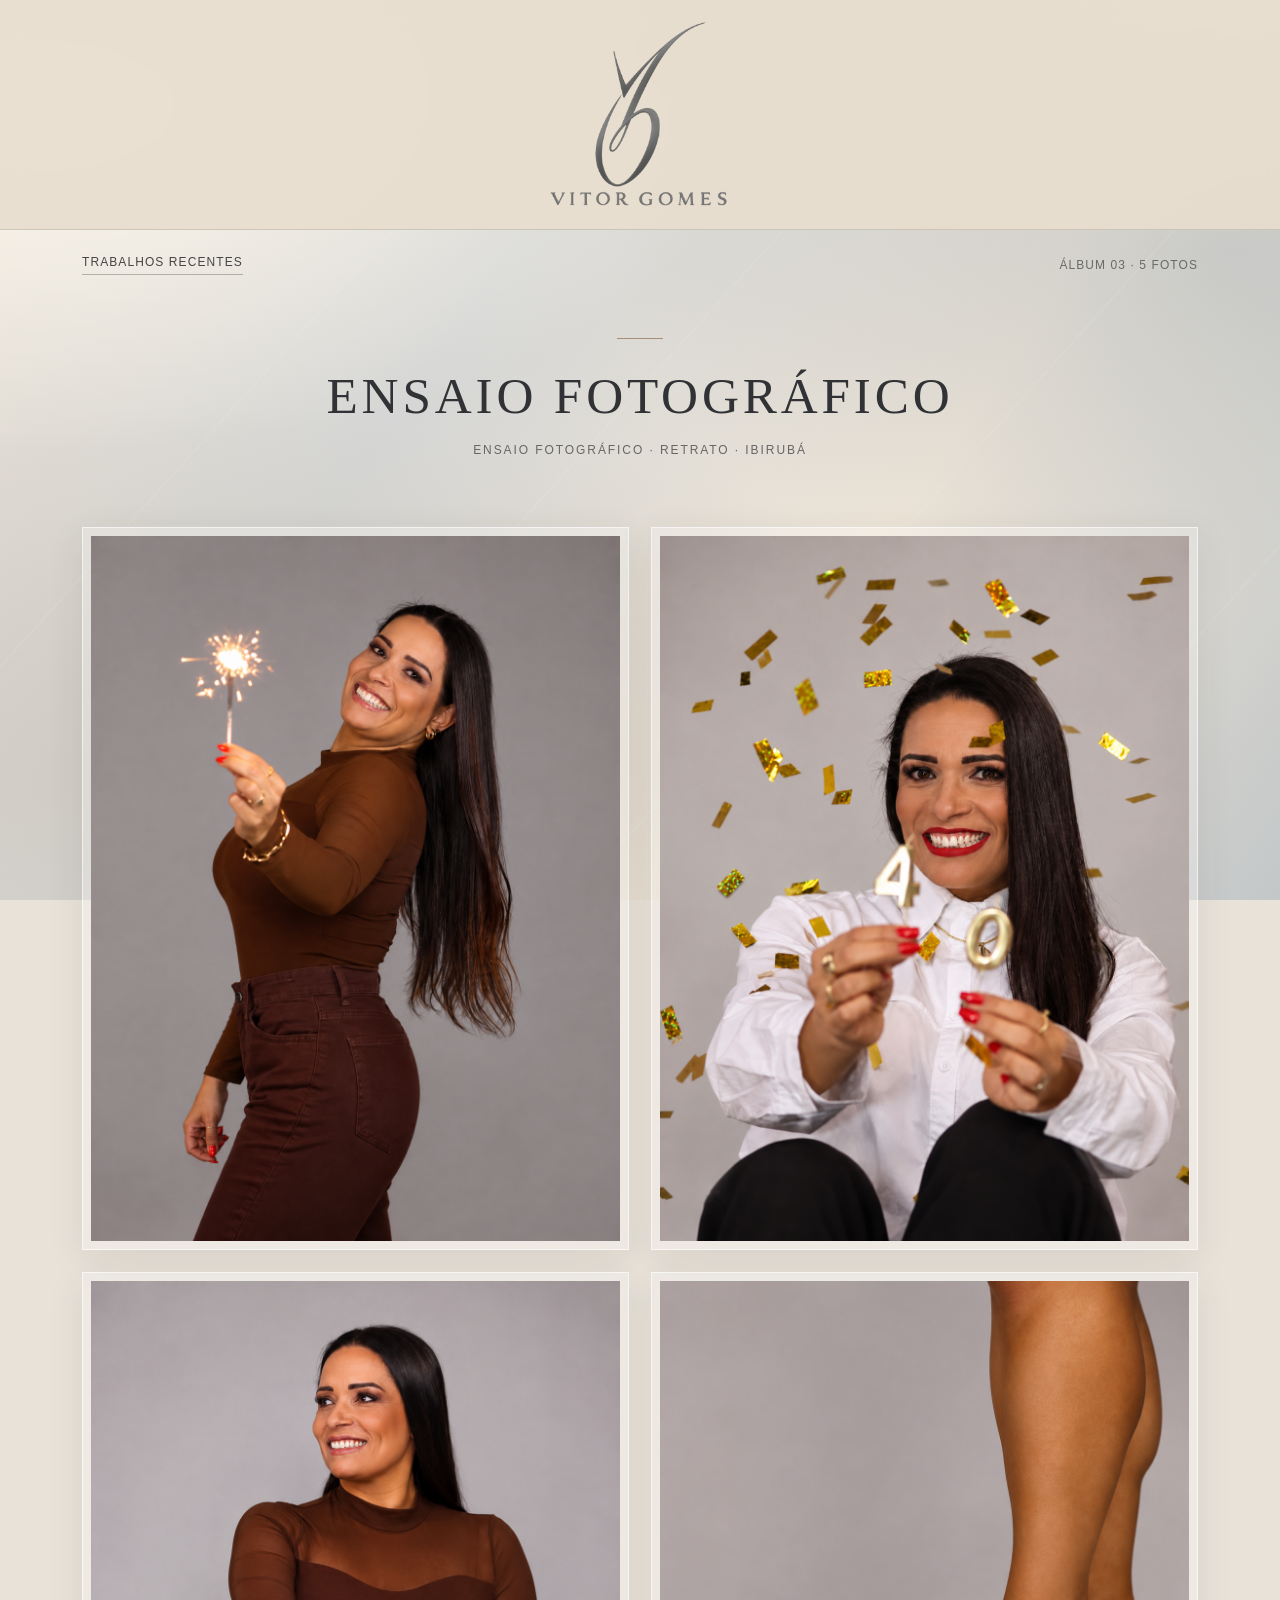
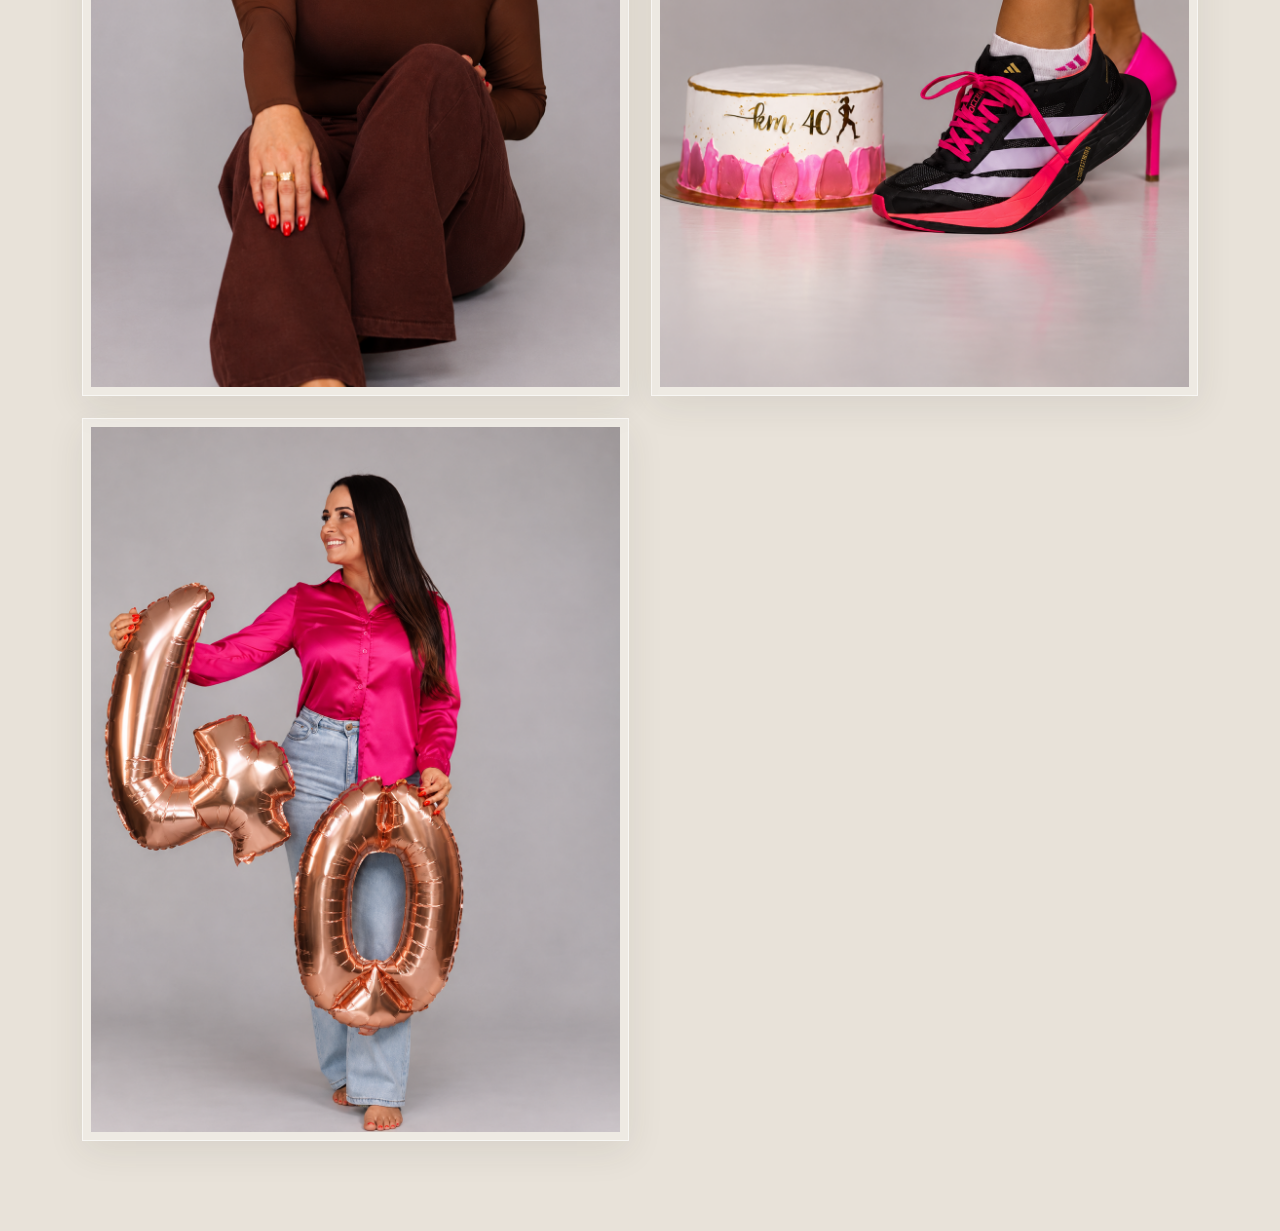
<file: album-03.html>
<!doctype html><html lang="pt-BR"><head><meta charset="utf-8"><meta name="viewport" content="width=device-width,initial-scale=1"><title>Álbum 03 | Vitor Gomes Fotografia</title><style>
:root{--sand:#e9dfd0;--silver:#c5c8c9;--ink:#303235;--champagne:#b6a48b}
*{box-sizing:border-box}
body{margin:0;color:var(--ink);font-family:Arial,Helvetica,sans-serif;min-height:100vh;background-color:#e8e2d9;background-image:radial-gradient(ellipse 65% 45% at 4% 12%,rgba(255,250,241,.94),transparent 85%),radial-gradient(ellipse 62% 50% at 96% 28%,rgba(178,185,188,.55),transparent 78%),radial-gradient(ellipse 80% 50% at 15% 85%,rgba(201,193,181,.58),transparent 80%),linear-gradient(125deg,#eae1d4 0%,#d5d6d5 36%,#eee5d8 66%,#c3c7c8 100%);background-attachment:fixed}
body:before{content:"";position:fixed;inset:0;pointer-events:none;z-index:0;opacity:.28;background:repeating-linear-gradient(132deg,transparent 0,transparent 155px,rgba(255,255,255,.36) 156px,transparent 158px,transparent 290px)}
body>header,body>nav,body>section,body>main{position:relative;z-index:1}
.album-header{background:rgba(232,222,207,.92);border-bottom:1px solid rgba(117,112,105,.22);text-align:center;padding:16px 18px;backdrop-filter:blur(12px)}
.album-header img{width:min(210px,65vw);height:auto;display:block;margin:auto}
.album-nav{display:flex;justify-content:space-between;gap:16px;align-items:center;max-width:1160px;margin:0 auto;padding:25px 22px;font-size:12px;letter-spacing:.09em;text-transform:uppercase;color:#686a69}
.album-nav a{color:#454544;text-decoration:none;border-bottom:1px solid rgba(69,69,68,.35);padding-bottom:5px;transition:color .25s,border-color .25s}
.album-nav a:hover{color:#9a8062;border-color:#9a8062}
.album-intro{text-align:center;padding:38px 18px 54px}
.album-intro:before{content:"";display:block;width:46px;height:1px;background:#a68f74;margin:0 auto 27px}
.album-intro h1{font-family:Georgia,'Times New Roman',serif;font-weight:400;font-size:clamp(30px,4vw,52px);letter-spacing:.075em;margin:0 0 15px;color:#303235}
.album-intro p{color:#666665;font-size:12px;letter-spacing:.16em;text-transform:uppercase;line-height:1.8}
.album-grid{max-width:1160px;margin:0 auto;padding:0 22px 90px;display:grid;grid-template-columns:repeat(2,minmax(0,1fr));gap:22px;align-items:start}
.album-grid button{display:block;padding:8px;background:rgba(255,255,255,.28);border:1px solid rgba(255,255,255,.6);cursor:zoom-in;box-shadow:0 10px 35px rgba(52,51,49,.09);transition:transform .35s ease,box-shadow .35s ease,border-color .35s ease}
.album-grid button:hover{transform:translateY(-5px);box-shadow:0 18px 45px rgba(52,51,49,.17);border-color:rgba(169,146,113,.7)}
.album-grid img{display:block;width:100%;height:auto;border-radius:0}
.lightbox{position:fixed;inset:0;background:rgba(25,26,28,.96);z-index:999;display:none;align-items:center;justify-content:center;padding:55px 55px;box-sizing:border-box}
.lightbox.open{display:flex}
.lightbox img{max-width:100%;max-height:100%;object-fit:contain}
.lightbox button{position:absolute;border:1px solid rgba(232,222,207,.4);background:rgba(225,218,207,.13);color:#f3ece3;font-size:25px;cursor:pointer;padding:9px 16px;transition:background .2s}
.lightbox button:hover{background:rgba(225,218,207,.28)}
.lightbox .close{top:12px;right:16px}.lightbox .prev{left:8px}.lightbox .next{right:8px}
.lightbox .counter{position:absolute;bottom:13px;color:#e8dfd0;font-size:13px}
@media(max-width:650px){body{background-attachment:scroll}.album-nav{font-size:10px;padding:20px 16px}.album-intro{padding:30px 16px 42px}.album-grid{grid-template-columns:1fr;padding:0 14px 60px;gap:16px}.album-grid button{padding:5px}.lightbox{padding:55px 35px}}
@media(prefers-reduced-motion:reduce){*{scroll-behavior:auto!important;transition:none!important}}
</style></head><body><header class="album-header"><a href="index.html"><img src="assets/img/vitor-logo-oficial.png" alt="Vitor Gomes Fotografia"></a></header><nav class="album-nav"><a href="index.html#trabalhos">Trabalhos recentes</a><span>Álbum 03 · 5 fotos</span></nav><section class="album-intro"><h1>ENSAIO FOTOGRÁFICO</h1><p>Ensaio Fotográfico · Retrato · Ibirubá</p></section><main class="album-grid"><button type="button" data-index="0" aria-label="Ampliar fotografia 1"><img loading="lazy" src="assets/img/album-03/foto-01.png" alt="Fotografia 1 do álbum 03"></button><button type="button" data-index="1" aria-label="Ampliar fotografia 2"><img loading="lazy" src="assets/img/album-03/foto-02.png" alt="Fotografia 2 do álbum 03"></button><button type="button" data-index="2" aria-label="Ampliar fotografia 3"><img loading="lazy" src="assets/img/album-03/foto-03.png" alt="Fotografia 3 do álbum 03"></button><button type="button" data-index="3" aria-label="Ampliar fotografia 4"><img loading="lazy" src="assets/img/album-03/foto-04.png" alt="Fotografia 4 do álbum 03"></button><button type="button" data-index="4" aria-label="Ampliar fotografia 5"><img loading="lazy" src="assets/img/album-03/foto-05.png" alt="Fotografia 5 do álbum 03"></button></main><div class="lightbox" role="dialog" aria-modal="true" aria-label="Visualizador de fotografias"><button class="close" aria-label="Fechar">×</button><img alt="Fotografia ampliada"><span class="counter"></span></div><script>const imgs=[...document.querySelectorAll('.album-grid img')];const box=document.querySelector('.lightbox'),large=box.querySelector('img');let current=0;function show(i){current=(i+imgs.length)%imgs.length;large.src=imgs[current].src;large.alt=imgs[current].alt;box.querySelector('.counter').textContent=(current+1)+' / '+imgs.length;}document.querySelectorAll('.album-grid button').forEach((b,i)=>b.addEventListener('click',()=>{show(i);box.classList.add('open');box.querySelector('.close').focus();}));function close(){box.classList.remove('open');large.removeAttribute('src');}box.querySelector('.close').onclick=close;box.addEventListener('click',e=>{if(e.target===box)close();});let touchX=null;box.addEventListener('touchstart',e=>{touchX=e.changedTouches[0].clientX;},{passive:true});box.addEventListener('touchend',e=>{if(touchX===null)return;const dx=e.changedTouches[0].clientX-touchX;touchX=null;if(Math.abs(dx)>55)show(current+(dx<0?1:-1));},{passive:true});document.addEventListener('keydown',e=>{if(!box.classList.contains('open'))return;if(e.key==='Escape')close();if(e.key==='ArrowRight')show(current+1);if(e.key==='ArrowLeft')show(current-1);});</script></body></html>
</file>
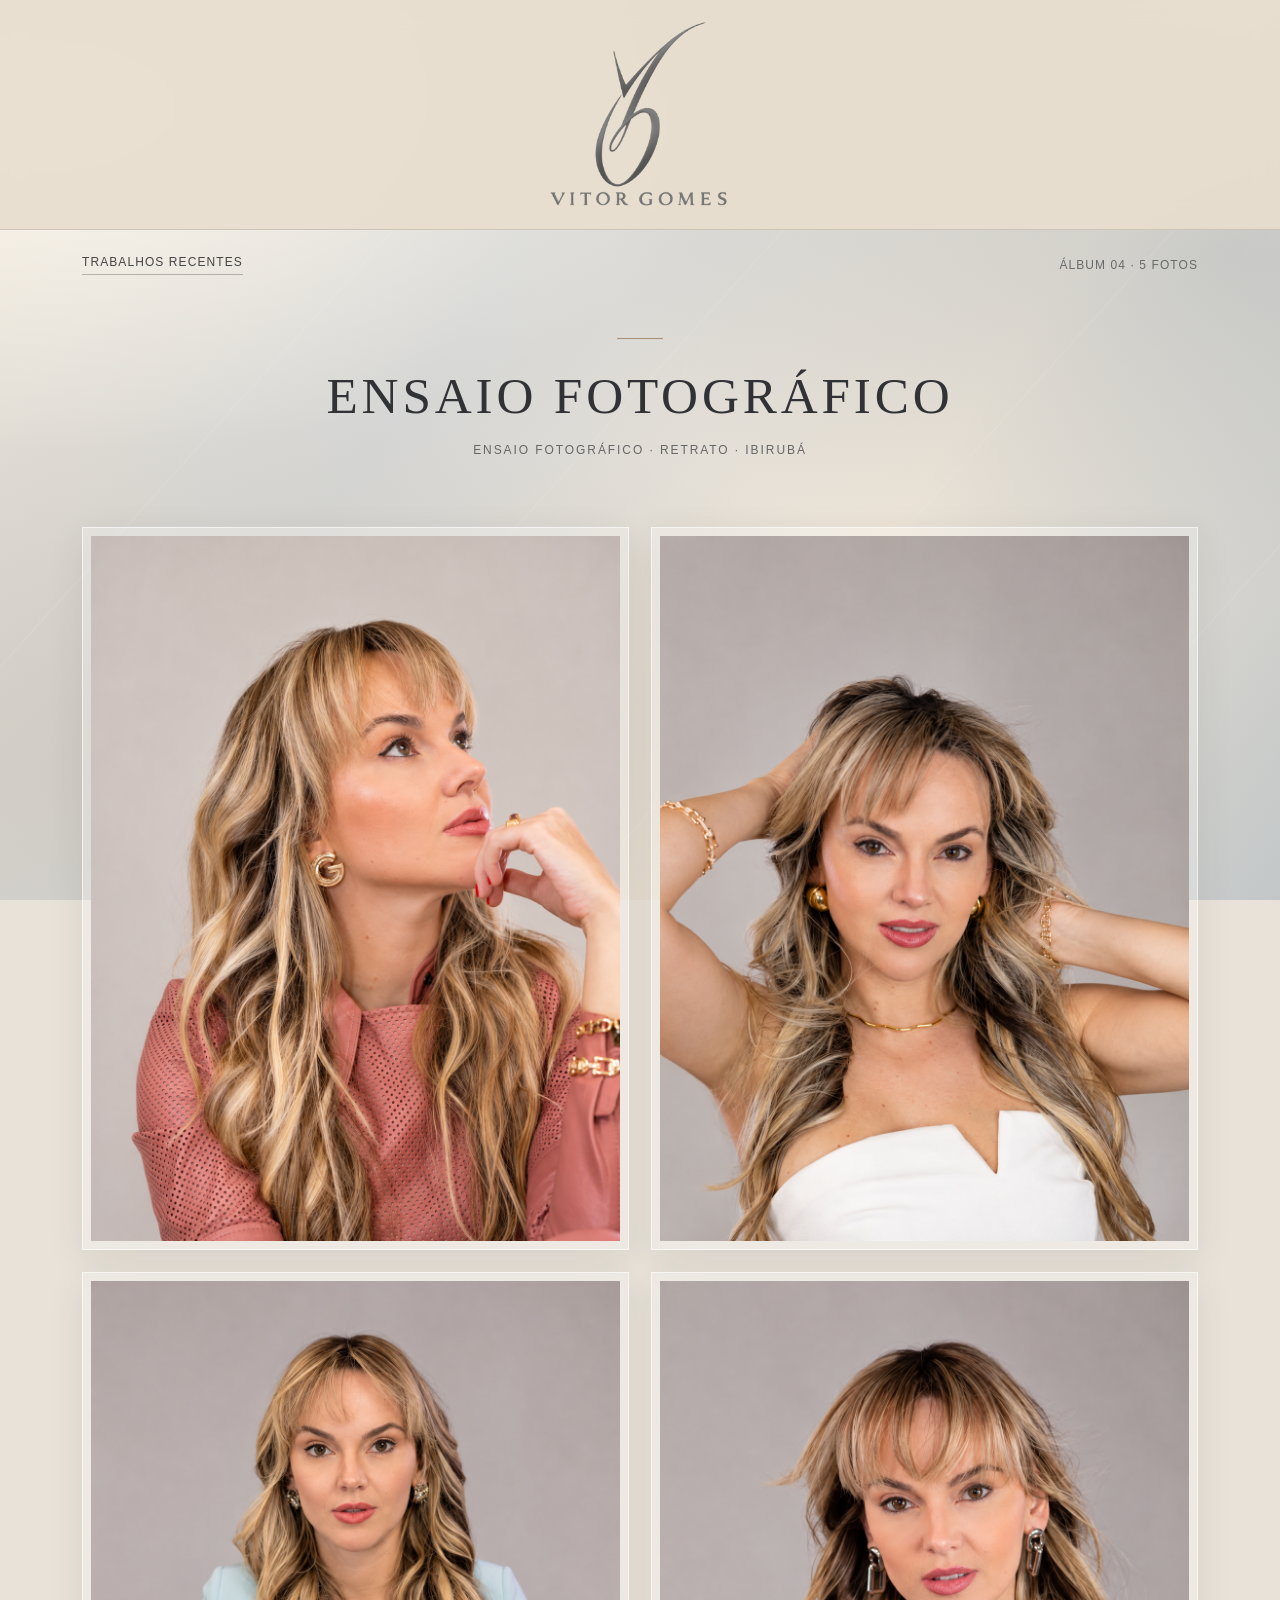
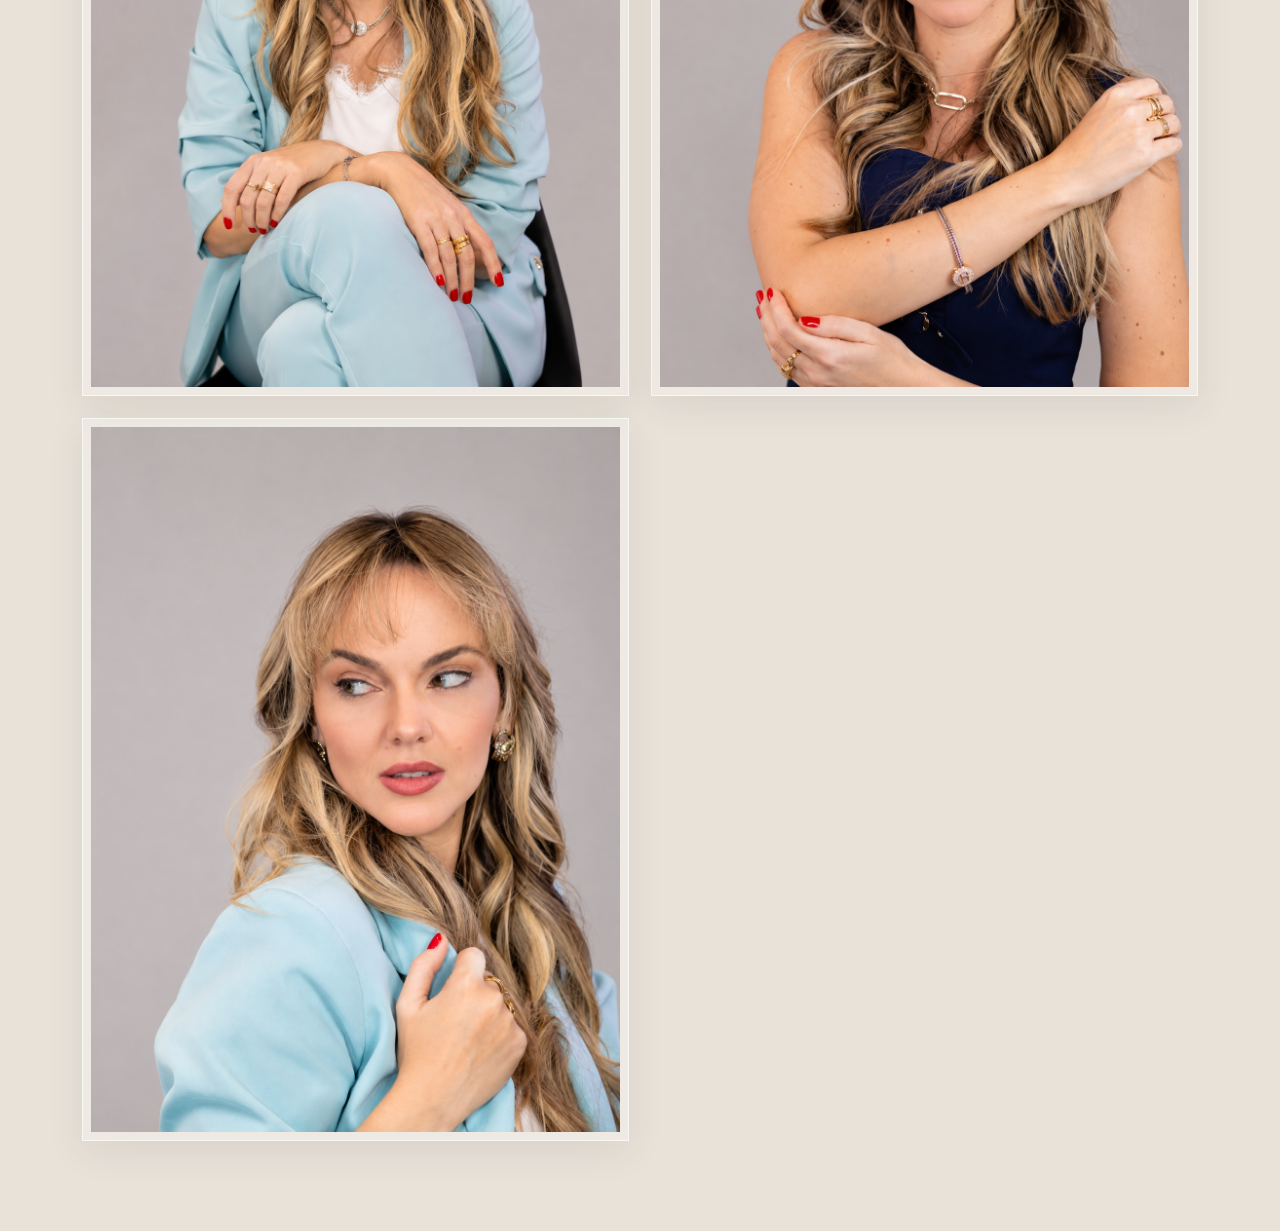
<file: album-04.html>
<!doctype html><html lang="pt-BR"><head><meta charset="utf-8"><meta name="viewport" content="width=device-width,initial-scale=1"><title>Álbum 04 | Vitor Gomes Fotografia</title><style>
:root{--sand:#e9dfd0;--silver:#c5c8c9;--ink:#303235;--champagne:#b6a48b}
*{box-sizing:border-box}
body{margin:0;color:var(--ink);font-family:Arial,Helvetica,sans-serif;min-height:100vh;background-color:#e8e2d9;background-image:radial-gradient(ellipse 65% 45% at 4% 12%,rgba(255,250,241,.94),transparent 85%),radial-gradient(ellipse 62% 50% at 96% 28%,rgba(178,185,188,.55),transparent 78%),radial-gradient(ellipse 80% 50% at 15% 85%,rgba(201,193,181,.58),transparent 80%),linear-gradient(125deg,#eae1d4 0%,#d5d6d5 36%,#eee5d8 66%,#c3c7c8 100%);background-attachment:fixed}
body:before{content:"";position:fixed;inset:0;pointer-events:none;z-index:0;opacity:.28;background:repeating-linear-gradient(132deg,transparent 0,transparent 155px,rgba(255,255,255,.36) 156px,transparent 158px,transparent 290px)}
body>header,body>nav,body>section,body>main{position:relative;z-index:1}
.album-header{background:rgba(232,222,207,.92);border-bottom:1px solid rgba(117,112,105,.22);text-align:center;padding:16px 18px;backdrop-filter:blur(12px)}
.album-header img{width:min(210px,65vw);height:auto;display:block;margin:auto}
.album-nav{display:flex;justify-content:space-between;gap:16px;align-items:center;max-width:1160px;margin:0 auto;padding:25px 22px;font-size:12px;letter-spacing:.09em;text-transform:uppercase;color:#686a69}
.album-nav a{color:#454544;text-decoration:none;border-bottom:1px solid rgba(69,69,68,.35);padding-bottom:5px;transition:color .25s,border-color .25s}
.album-nav a:hover{color:#9a8062;border-color:#9a8062}
.album-intro{text-align:center;padding:38px 18px 54px}
.album-intro:before{content:"";display:block;width:46px;height:1px;background:#a68f74;margin:0 auto 27px}
.album-intro h1{font-family:Georgia,'Times New Roman',serif;font-weight:400;font-size:clamp(30px,4vw,52px);letter-spacing:.075em;margin:0 0 15px;color:#303235}
.album-intro p{color:#666665;font-size:12px;letter-spacing:.16em;text-transform:uppercase;line-height:1.8}
.album-grid{max-width:1160px;margin:0 auto;padding:0 22px 90px;display:grid;grid-template-columns:repeat(2,minmax(0,1fr));gap:22px;align-items:start}
.album-grid button{display:block;padding:8px;background:rgba(255,255,255,.28);border:1px solid rgba(255,255,255,.6);cursor:zoom-in;box-shadow:0 10px 35px rgba(52,51,49,.09);transition:transform .35s ease,box-shadow .35s ease,border-color .35s ease}
.album-grid button:hover{transform:translateY(-5px);box-shadow:0 18px 45px rgba(52,51,49,.17);border-color:rgba(169,146,113,.7)}
.album-grid img{display:block;width:100%;height:auto;border-radius:0}
.lightbox{position:fixed;inset:0;background:rgba(25,26,28,.96);z-index:999;display:none;align-items:center;justify-content:center;padding:55px 55px;box-sizing:border-box}
.lightbox.open{display:flex}
.lightbox img{max-width:100%;max-height:100%;object-fit:contain}
.lightbox button{position:absolute;border:1px solid rgba(232,222,207,.4);background:rgba(225,218,207,.13);color:#f3ece3;font-size:25px;cursor:pointer;padding:9px 16px;transition:background .2s}
.lightbox button:hover{background:rgba(225,218,207,.28)}
.lightbox .close{top:12px;right:16px}.lightbox .prev{left:8px}.lightbox .next{right:8px}
.lightbox .counter{position:absolute;bottom:13px;color:#e8dfd0;font-size:13px}
@media(max-width:650px){body{background-attachment:scroll}.album-nav{font-size:10px;padding:20px 16px}.album-intro{padding:30px 16px 42px}.album-grid{grid-template-columns:1fr;padding:0 14px 60px;gap:16px}.album-grid button{padding:5px}.lightbox{padding:55px 35px}}
@media(prefers-reduced-motion:reduce){*{scroll-behavior:auto!important;transition:none!important}}
</style></head><body><header class="album-header"><a href="index.html"><img src="assets/img/vitor-logo-oficial.png" alt="Vitor Gomes Fotografia"></a></header><nav class="album-nav"><a href="index.html#trabalhos">Trabalhos recentes</a><span>Álbum 04 · 5 fotos</span></nav><section class="album-intro"><h1>ENSAIO FOTOGRÁFICO</h1><p>Ensaio Fotográfico · Retrato · Ibirubá</p></section><main class="album-grid"><button type="button" data-index="0" aria-label="Ampliar fotografia 1"><img loading="lazy" src="assets/img/album-04/foto-01.png" alt="Fotografia 1 do álbum 04"></button><button type="button" data-index="1" aria-label="Ampliar fotografia 2"><img loading="lazy" src="assets/img/album-04/foto-02.png" alt="Fotografia 2 do álbum 04"></button><button type="button" data-index="2" aria-label="Ampliar fotografia 3"><img loading="lazy" src="assets/img/album-04/foto-03.png" alt="Fotografia 3 do álbum 04"></button><button type="button" data-index="3" aria-label="Ampliar fotografia 4"><img loading="lazy" src="assets/img/album-04/foto-04.png" alt="Fotografia 4 do álbum 04"></button><button type="button" data-index="4" aria-label="Ampliar fotografia 5"><img loading="lazy" src="assets/img/album-04/foto-05.png" alt="Fotografia 5 do álbum 04"></button></main><div class="lightbox" role="dialog" aria-modal="true" aria-label="Visualizador de fotografias"><button class="close" aria-label="Fechar">×</button><img alt="Fotografia ampliada"><span class="counter"></span></div><script>const imgs=[...document.querySelectorAll('.album-grid img')];const box=document.querySelector('.lightbox'),large=box.querySelector('img');let current=0;function show(i){current=(i+imgs.length)%imgs.length;large.src=imgs[current].src;large.alt=imgs[current].alt;box.querySelector('.counter').textContent=(current+1)+' / '+imgs.length;}document.querySelectorAll('.album-grid button').forEach((b,i)=>b.addEventListener('click',()=>{show(i);box.classList.add('open');box.querySelector('.close').focus();}));function close(){box.classList.remove('open');large.removeAttribute('src');}box.querySelector('.close').onclick=close;box.addEventListener('click',e=>{if(e.target===box)close();});let touchX=null;box.addEventListener('touchstart',e=>{touchX=e.changedTouches[0].clientX;},{passive:true});box.addEventListener('touchend',e=>{if(touchX===null)return;const dx=e.changedTouches[0].clientX-touchX;touchX=null;if(Math.abs(dx)>55)show(current+(dx<0?1:-1));},{passive:true});document.addEventListener('keydown',e=>{if(!box.classList.contains('open'))return;if(e.key==='Escape')close();if(e.key==='ArrowRight')show(current+1);if(e.key==='ArrowLeft')show(current-1);});</script></body></html>
</file>
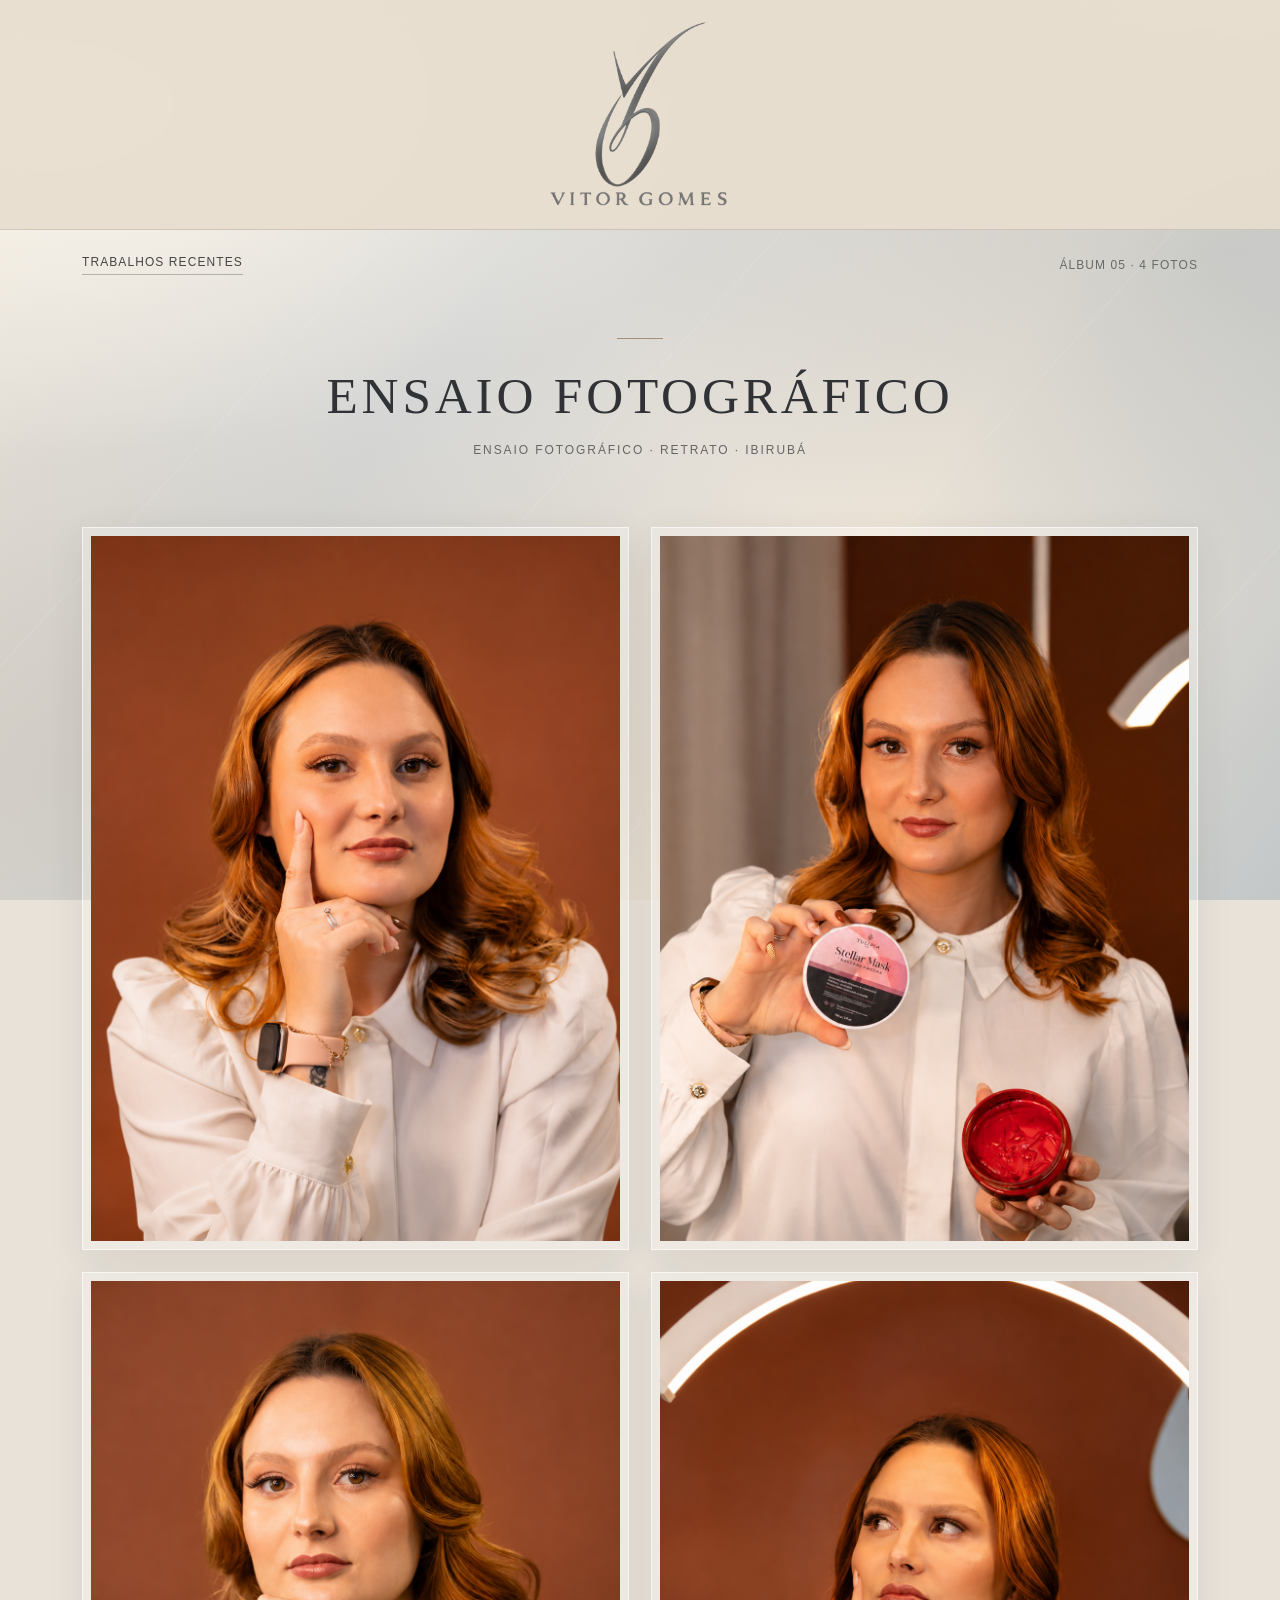
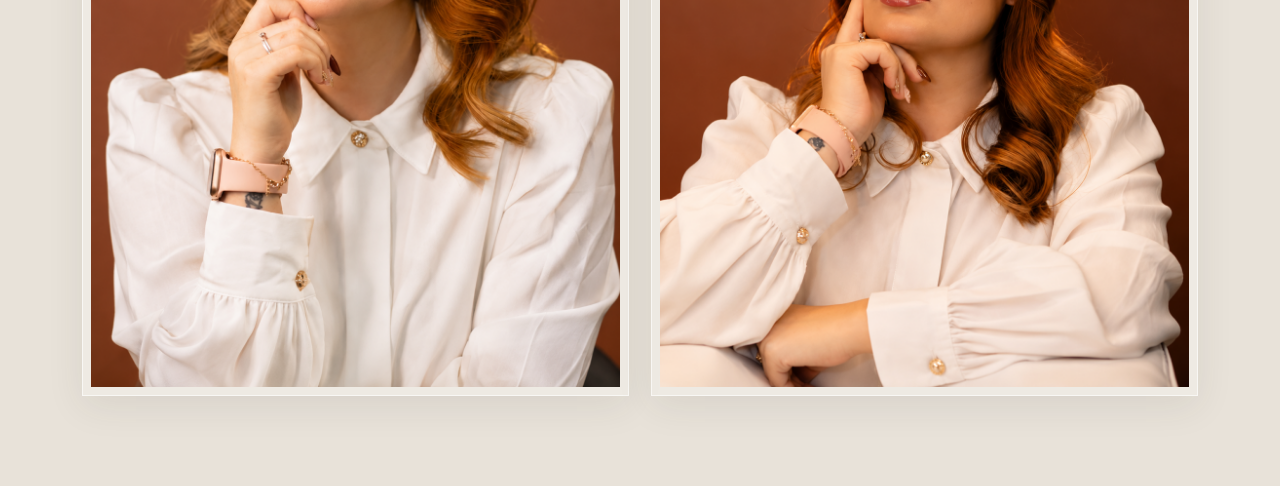
<file: album-05.html>
<!doctype html><html lang="pt-BR"><head><meta charset="utf-8"><meta name="viewport" content="width=device-width,initial-scale=1"><title>Álbum 05 | Vitor Gomes Fotografia</title><style>
:root{--sand:#e9dfd0;--silver:#c5c8c9;--ink:#303235;--champagne:#b6a48b}
*{box-sizing:border-box}
body{margin:0;color:var(--ink);font-family:Arial,Helvetica,sans-serif;min-height:100vh;background-color:#e8e2d9;background-image:radial-gradient(ellipse 65% 45% at 4% 12%,rgba(255,250,241,.94),transparent 85%),radial-gradient(ellipse 62% 50% at 96% 28%,rgba(178,185,188,.55),transparent 78%),radial-gradient(ellipse 80% 50% at 15% 85%,rgba(201,193,181,.58),transparent 80%),linear-gradient(125deg,#eae1d4 0%,#d5d6d5 36%,#eee5d8 66%,#c3c7c8 100%);background-attachment:fixed}
body:before{content:"";position:fixed;inset:0;pointer-events:none;z-index:0;opacity:.28;background:repeating-linear-gradient(132deg,transparent 0,transparent 155px,rgba(255,255,255,.36) 156px,transparent 158px,transparent 290px)}
body>header,body>nav,body>section,body>main{position:relative;z-index:1}
.album-header{background:rgba(232,222,207,.92);border-bottom:1px solid rgba(117,112,105,.22);text-align:center;padding:16px 18px;backdrop-filter:blur(12px)}
.album-header img{width:min(210px,65vw);height:auto;display:block;margin:auto}
.album-nav{display:flex;justify-content:space-between;gap:16px;align-items:center;max-width:1160px;margin:0 auto;padding:25px 22px;font-size:12px;letter-spacing:.09em;text-transform:uppercase;color:#686a69}
.album-nav a{color:#454544;text-decoration:none;border-bottom:1px solid rgba(69,69,68,.35);padding-bottom:5px;transition:color .25s,border-color .25s}
.album-nav a:hover{color:#9a8062;border-color:#9a8062}
.album-intro{text-align:center;padding:38px 18px 54px}
.album-intro:before{content:"";display:block;width:46px;height:1px;background:#a68f74;margin:0 auto 27px}
.album-intro h1{font-family:Georgia,'Times New Roman',serif;font-weight:400;font-size:clamp(30px,4vw,52px);letter-spacing:.075em;margin:0 0 15px;color:#303235}
.album-intro p{color:#666665;font-size:12px;letter-spacing:.16em;text-transform:uppercase;line-height:1.8}
.album-grid{max-width:1160px;margin:0 auto;padding:0 22px 90px;display:grid;grid-template-columns:repeat(2,minmax(0,1fr));gap:22px;align-items:start}
.album-grid button{display:block;padding:8px;background:rgba(255,255,255,.28);border:1px solid rgba(255,255,255,.6);cursor:zoom-in;box-shadow:0 10px 35px rgba(52,51,49,.09);transition:transform .35s ease,box-shadow .35s ease,border-color .35s ease}
.album-grid button:hover{transform:translateY(-5px);box-shadow:0 18px 45px rgba(52,51,49,.17);border-color:rgba(169,146,113,.7)}
.album-grid img{display:block;width:100%;height:auto;border-radius:0}
.lightbox{position:fixed;inset:0;background:rgba(25,26,28,.96);z-index:999;display:none;align-items:center;justify-content:center;padding:55px 55px;box-sizing:border-box}
.lightbox.open{display:flex}
.lightbox img{max-width:100%;max-height:100%;object-fit:contain}
.lightbox button{position:absolute;border:1px solid rgba(232,222,207,.4);background:rgba(225,218,207,.13);color:#f3ece3;font-size:25px;cursor:pointer;padding:9px 16px;transition:background .2s}
.lightbox button:hover{background:rgba(225,218,207,.28)}
.lightbox .close{top:12px;right:16px}.lightbox .prev{left:8px}.lightbox .next{right:8px}
.lightbox .counter{position:absolute;bottom:13px;color:#e8dfd0;font-size:13px}
@media(max-width:650px){body{background-attachment:scroll}.album-nav{font-size:10px;padding:20px 16px}.album-intro{padding:30px 16px 42px}.album-grid{grid-template-columns:1fr;padding:0 14px 60px;gap:16px}.album-grid button{padding:5px}.lightbox{padding:55px 35px}}
@media(prefers-reduced-motion:reduce){*{scroll-behavior:auto!important;transition:none!important}}
</style></head><body><header class="album-header"><a href="index.html"><img src="assets/img/vitor-logo-oficial.png" alt="Vitor Gomes Fotografia"></a></header><nav class="album-nav"><a href="index.html#trabalhos">Trabalhos recentes</a><span>Álbum 05 · 4 fotos</span></nav><section class="album-intro"><h1>ENSAIO FOTOGRÁFICO</h1><p>Ensaio Fotográfico · Retrato · Ibirubá</p></section><main class="album-grid"><button type="button" data-index="0" aria-label="Ampliar fotografia 1"><img loading="lazy" src="assets/img/album-05/foto-01.png" alt="Fotografia 1 do álbum 05"></button><button type="button" data-index="1" aria-label="Ampliar fotografia 2"><img loading="lazy" src="assets/img/album-05/foto-02.png" alt="Fotografia 2 do álbum 05"></button><button type="button" data-index="2" aria-label="Ampliar fotografia 3"><img loading="lazy" src="assets/img/album-05/foto-03.png" alt="Fotografia 3 do álbum 05"></button><button type="button" data-index="3" aria-label="Ampliar fotografia 4"><img loading="lazy" src="assets/img/album-05/foto-04.png" alt="Fotografia 4 do álbum 05"></button></main><div class="lightbox" role="dialog" aria-modal="true" aria-label="Visualizador de fotografias"><button class="close" aria-label="Fechar">×</button><img alt="Fotografia ampliada"><span class="counter"></span></div><script>const imgs=[...document.querySelectorAll('.album-grid img')];const box=document.querySelector('.lightbox'),large=box.querySelector('img');let current=0;function show(i){current=(i+imgs.length)%imgs.length;large.src=imgs[current].src;large.alt=imgs[current].alt;box.querySelector('.counter').textContent=(current+1)+' / '+imgs.length;}document.querySelectorAll('.album-grid button').forEach((b,i)=>b.addEventListener('click',()=>{show(i);box.classList.add('open');box.querySelector('.close').focus();}));function close(){box.classList.remove('open');large.removeAttribute('src');}box.querySelector('.close').onclick=close;box.addEventListener('click',e=>{if(e.target===box)close();});let touchX=null;box.addEventListener('touchstart',e=>{touchX=e.changedTouches[0].clientX;},{passive:true});box.addEventListener('touchend',e=>{if(touchX===null)return;const dx=e.changedTouches[0].clientX-touchX;touchX=null;if(Math.abs(dx)>55)show(current+(dx<0?1:-1));},{passive:true});document.addEventListener('keydown',e=>{if(!box.classList.contains('open'))return;if(e.key==='Escape')close();if(e.key==='ArrowRight')show(current+1);if(e.key==='ArrowLeft')show(current-1);});</script></body></html>
</file>
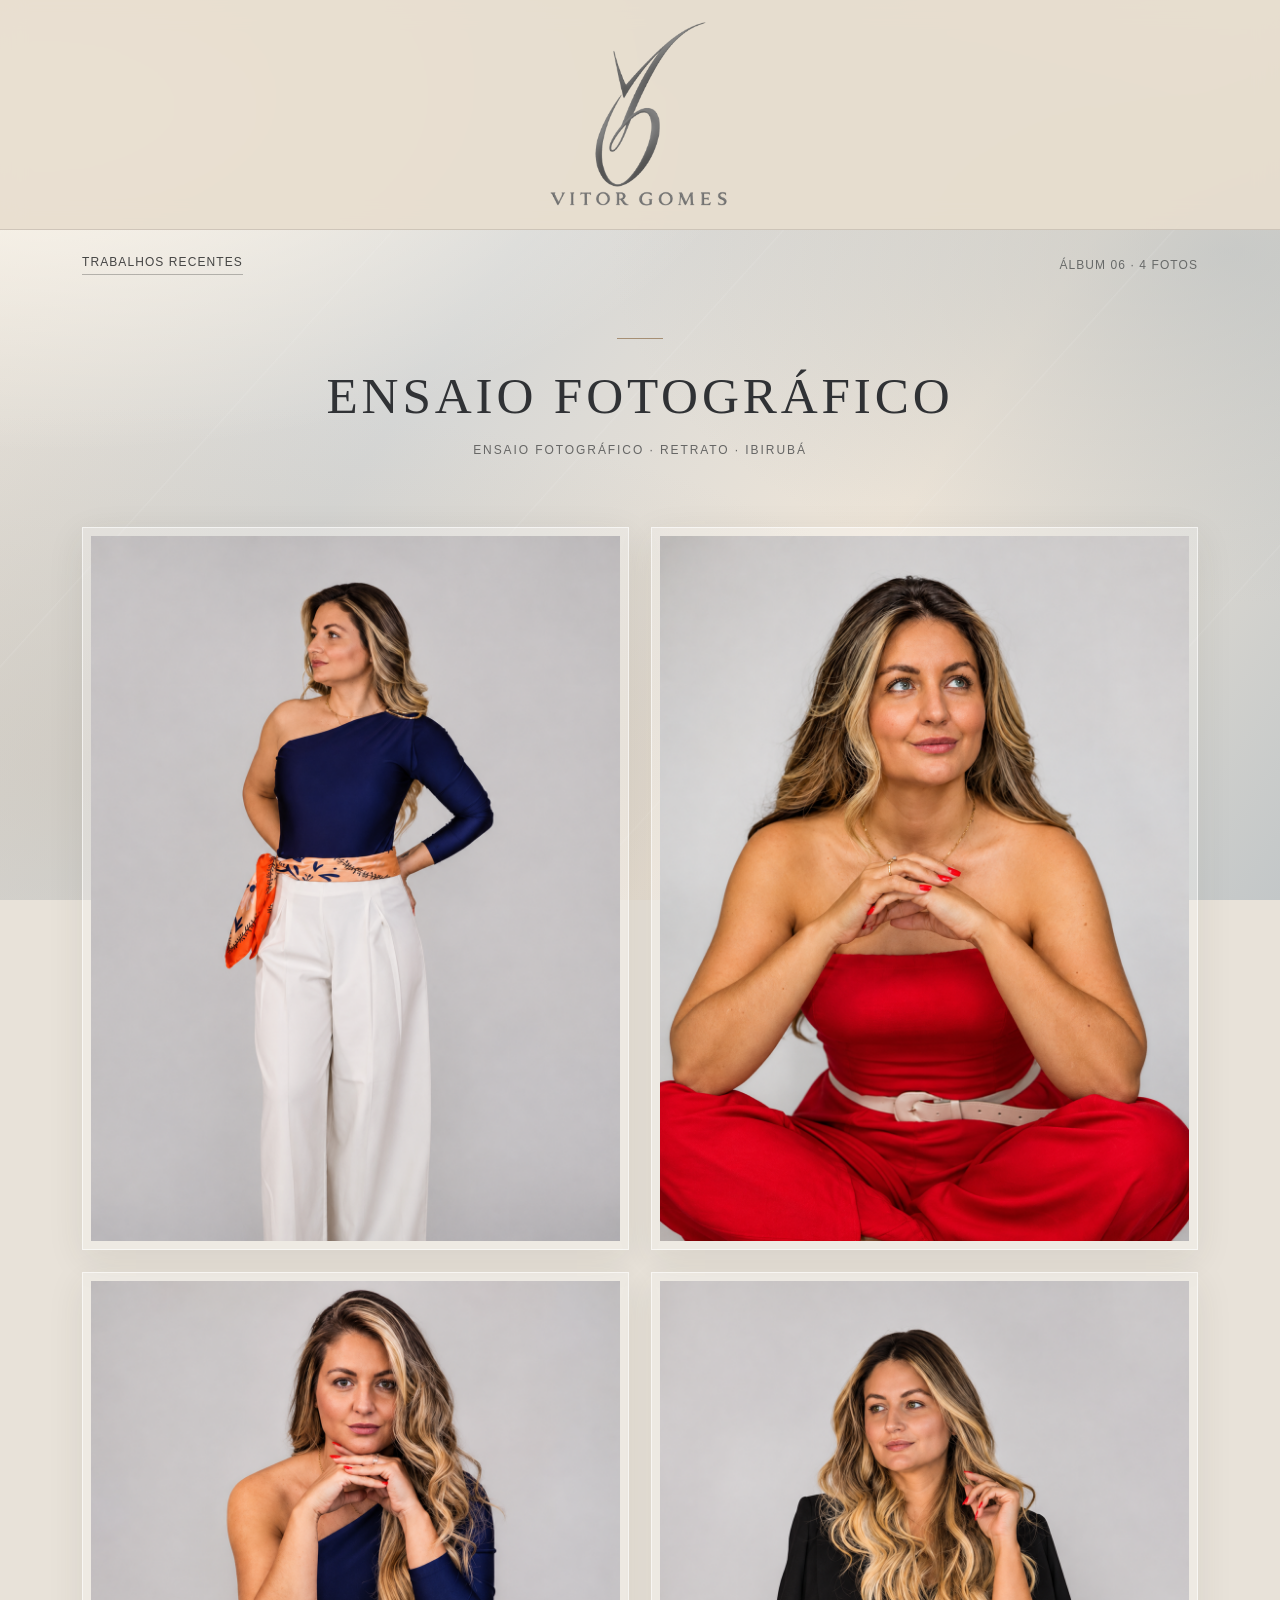
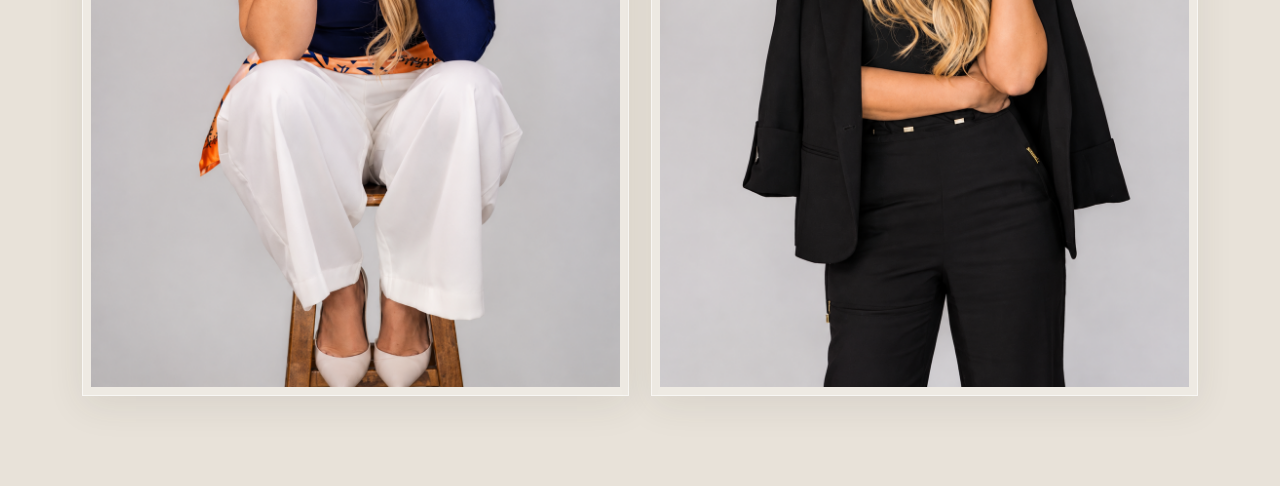
<file: album-06.html>
<!doctype html><html lang="pt-BR"><head><meta charset="utf-8"><meta name="viewport" content="width=device-width,initial-scale=1"><title>Álbum 06 | Vitor Gomes Fotografia</title><style>
:root{--sand:#e9dfd0;--silver:#c5c8c9;--ink:#303235;--champagne:#b6a48b}
*{box-sizing:border-box}
body{margin:0;color:var(--ink);font-family:Arial,Helvetica,sans-serif;min-height:100vh;background-color:#e8e2d9;background-image:radial-gradient(ellipse 65% 45% at 4% 12%,rgba(255,250,241,.94),transparent 85%),radial-gradient(ellipse 62% 50% at 96% 28%,rgba(178,185,188,.55),transparent 78%),radial-gradient(ellipse 80% 50% at 15% 85%,rgba(201,193,181,.58),transparent 80%),linear-gradient(125deg,#eae1d4 0%,#d5d6d5 36%,#eee5d8 66%,#c3c7c8 100%);background-attachment:fixed}
body:before{content:"";position:fixed;inset:0;pointer-events:none;z-index:0;opacity:.28;background:repeating-linear-gradient(132deg,transparent 0,transparent 155px,rgba(255,255,255,.36) 156px,transparent 158px,transparent 290px)}
body>header,body>nav,body>section,body>main{position:relative;z-index:1}
.album-header{background:rgba(232,222,207,.92);border-bottom:1px solid rgba(117,112,105,.22);text-align:center;padding:16px 18px;backdrop-filter:blur(12px)}
.album-header img{width:min(210px,65vw);height:auto;display:block;margin:auto}
.album-nav{display:flex;justify-content:space-between;gap:16px;align-items:center;max-width:1160px;margin:0 auto;padding:25px 22px;font-size:12px;letter-spacing:.09em;text-transform:uppercase;color:#686a69}
.album-nav a{color:#454544;text-decoration:none;border-bottom:1px solid rgba(69,69,68,.35);padding-bottom:5px;transition:color .25s,border-color .25s}
.album-nav a:hover{color:#9a8062;border-color:#9a8062}
.album-intro{text-align:center;padding:38px 18px 54px}
.album-intro:before{content:"";display:block;width:46px;height:1px;background:#a68f74;margin:0 auto 27px}
.album-intro h1{font-family:Georgia,'Times New Roman',serif;font-weight:400;font-size:clamp(30px,4vw,52px);letter-spacing:.075em;margin:0 0 15px;color:#303235}
.album-intro p{color:#666665;font-size:12px;letter-spacing:.16em;text-transform:uppercase;line-height:1.8}
.album-grid{max-width:1160px;margin:0 auto;padding:0 22px 90px;display:grid;grid-template-columns:repeat(2,minmax(0,1fr));gap:22px;align-items:start}
.album-grid button{display:block;padding:8px;background:rgba(255,255,255,.28);border:1px solid rgba(255,255,255,.6);cursor:zoom-in;box-shadow:0 10px 35px rgba(52,51,49,.09);transition:transform .35s ease,box-shadow .35s ease,border-color .35s ease}
.album-grid button:hover{transform:translateY(-5px);box-shadow:0 18px 45px rgba(52,51,49,.17);border-color:rgba(169,146,113,.7)}
.album-grid img{display:block;width:100%;height:auto;border-radius:0}
.lightbox{position:fixed;inset:0;background:rgba(25,26,28,.96);z-index:999;display:none;align-items:center;justify-content:center;padding:55px 55px;box-sizing:border-box}
.lightbox.open{display:flex}
.lightbox img{max-width:100%;max-height:100%;object-fit:contain}
.lightbox button{position:absolute;border:1px solid rgba(232,222,207,.4);background:rgba(225,218,207,.13);color:#f3ece3;font-size:25px;cursor:pointer;padding:9px 16px;transition:background .2s}
.lightbox button:hover{background:rgba(225,218,207,.28)}
.lightbox .close{top:12px;right:16px}.lightbox .prev{left:8px}.lightbox .next{right:8px}
.lightbox .counter{position:absolute;bottom:13px;color:#e8dfd0;font-size:13px}
@media(max-width:650px){body{background-attachment:scroll}.album-nav{font-size:10px;padding:20px 16px}.album-intro{padding:30px 16px 42px}.album-grid{grid-template-columns:1fr;padding:0 14px 60px;gap:16px}.album-grid button{padding:5px}.lightbox{padding:55px 35px}}
@media(prefers-reduced-motion:reduce){*{scroll-behavior:auto!important;transition:none!important}}
</style></head><body><header class="album-header"><a href="index.html"><img src="assets/img/vitor-logo-oficial.png" alt="Vitor Gomes Fotografia"></a></header><nav class="album-nav"><a href="index.html#trabalhos">Trabalhos recentes</a><span>Álbum 06 · 4 fotos</span></nav><section class="album-intro"><h1>ENSAIO FOTOGRÁFICO</h1><p>Ensaio Fotográfico · Retrato · Ibirubá</p></section><main class="album-grid"><button type="button" data-index="0" aria-label="Ampliar fotografia 1"><img loading="lazy" src="assets/img/album-06/foto-01.png" alt="Fotografia 1 do álbum 06"></button><button type="button" data-index="1" aria-label="Ampliar fotografia 2"><img loading="lazy" src="assets/img/album-06/foto-02.png" alt="Fotografia 2 do álbum 06"></button><button type="button" data-index="2" aria-label="Ampliar fotografia 3"><img loading="lazy" src="assets/img/album-06/foto-03.png" alt="Fotografia 3 do álbum 06"></button><button type="button" data-index="3" aria-label="Ampliar fotografia 4"><img loading="lazy" src="assets/img/album-06/foto-04.png" alt="Fotografia 4 do álbum 06"></button></main><div class="lightbox" role="dialog" aria-modal="true" aria-label="Visualizador de fotografias"><button class="close" aria-label="Fechar">×</button><img alt="Fotografia ampliada"><span class="counter"></span></div><script>const imgs=[...document.querySelectorAll('.album-grid img')];const box=document.querySelector('.lightbox'),large=box.querySelector('img');let current=0;function show(i){current=(i+imgs.length)%imgs.length;large.src=imgs[current].src;large.alt=imgs[current].alt;box.querySelector('.counter').textContent=(current+1)+' / '+imgs.length;}document.querySelectorAll('.album-grid button').forEach((b,i)=>b.addEventListener('click',()=>{show(i);box.classList.add('open');box.querySelector('.close').focus();}));function close(){box.classList.remove('open');large.removeAttribute('src');}box.querySelector('.close').onclick=close;box.addEventListener('click',e=>{if(e.target===box)close();});let touchX=null;box.addEventListener('touchstart',e=>{touchX=e.changedTouches[0].clientX;},{passive:true});box.addEventListener('touchend',e=>{if(touchX===null)return;const dx=e.changedTouches[0].clientX-touchX;touchX=null;if(Math.abs(dx)>55)show(current+(dx<0?1:-1));},{passive:true});document.addEventListener('keydown',e=>{if(!box.classList.contains('open'))return;if(e.key==='Escape')close();if(e.key==='ArrowRight')show(current+1);if(e.key==='ArrowLeft')show(current-1);});</script></body></html>
</file>
<file: css/style.css>
:root{
  --terracota:#b4a18b; --agua:#a9d3cf; --claro:#f6f6f6; --preto:#000; --texto:#111;
  --serif:"Times New Roman",Times,Georgia,serif;
  --wrap:1170px;
}
*{box-sizing:border-box}
html{scroll-behavior:smooth}
@media (prefers-reduced-motion:reduce){html{scroll-behavior:auto}}
body{margin:0;font-family:var(--serif);color:var(--texto);background:#fff;line-height:1.4}
img{display:block;max-width:100%}
a{color:inherit;text-decoration:none}
a:focus-visible,button:focus-visible{outline:2px solid var(--terracota);outline-offset:3px}
.skip{position:absolute;left:-999px;top:0;background:#fff;padding:8px;z-index:100}
.skip:focus{left:8px}

/* Espaço de foto: mostra o aviso enquanto a imagem não existir */
.slot{margin:0;position:relative;overflow:hidden;background:#e6e6e6}
.slot img{width:100%;height:100%;object-fit:cover;object-position:center}
.slot figcaption{position:absolute;inset:0;display:none;align-items:center;justify-content:center;text-align:center;font-size:14px;color:#777;border:1px dashed #bbb;padding:8px}
.slot.is-missing img{display:none}
.slot.is-missing figcaption{display:flex;flex-direction:column}
.slot small{font-size:11px;color:#999}

/* Topo */
.topo{background:#272727}
.logo{display:flex;width:min(360px,85vw);height:153px;margin:0 auto;padding:26px 0;align-items:center;justify-content:center}
.header-brand-image{display:block;width:100%;height:100%;object-fit:contain}
.slot-logo{background:none;height:58px;width:190px}
.slot-logo img{object-fit:contain}
.slot-logo figcaption{font-size:12px}
.menu{background:#fff;border-top:2px dotted var(--agua);border-bottom:2px dotted var(--agua);height:49px}
.menu ul{list-style:none;margin:0;padding:0;display:flex;justify-content:center;align-items:center;height:100%;gap:84px}
.menu a{font-size:15px;color:#000}
.menu-btn{display:none}

/* Carrossel: cada foto 3/4 e faixa da marca 1/4; larguras 3:1:3. */
.hero{position:relative;overflow:hidden;margin-top:37px;width:100%;height:calc(100vw * 4 / 7)}
.hero-track{display:flex;height:100%;transition:transform 1s cubic-bezier(.65,0,.35,1)}
.hero-slide{flex:0 0 100%;display:flex;height:100%;gap:0;min-width:0}
.hero-slide .slot{flex:0 0 calc(100% * 3 / 7);width:calc(100% * 3 / 7);height:100%;background:#e9e5e3}
.hero-slide .slot img{display:block;width:100%;height:100%;object-fit:contain;object-position:center}
.hero-brand{flex:0 0 calc(100% / 7);width:calc(100% / 7);height:100%;overflow:hidden;background:#110101}
.hero-brand img{display:block;width:100%;height:100%;object-fit:fill;max-width:none}
.hero-dots{position:absolute;left:0;right:0;bottom:14px;display:flex;justify-content:center;gap:10px;z-index:5}
.hero-dots .hero-dot{width:11px;height:11px;padding:0;border-radius:50%;border:1px solid #fff;background:rgba(255,255,255,.35)}
.hero-dots .hero-dot.ativo{background:#fff}
@media (prefers-reduced-motion:reduce){.hero-track{transition:none}}

/* Títulos de seção */
.titulo{margin:0;text-align:center;font-weight:400;font-size:22px;letter-spacing:2.5px;text-transform:uppercase;color:#000}

/* Trabalhos */
.trabalhos{padding:30px 20px 60px}
.grid{max-width:var(--wrap);margin:50px auto 0;display:grid;grid-template-columns:repeat(3,1fr);gap:25px 30px}
.card{background:var(--claro)}
.card a{display:block}
.card .slot{aspect-ratio:370/279;background:#e3e3e3}
.card-corpo{text-align:center;color:var(--terracota);padding:12px 10px 18px}
.card h3{margin:0;font-weight:400;font-size:22px;text-transform:uppercase;letter-spacing:.5px;line-height:1.2}
.meta{margin:34px 0 0;font-size:14px;text-transform:uppercase;letter-spacing:.8px}
.contadores{margin:20px 0 0;font-size:14px;color:#999;display:flex;justify-content:center;gap:14px}
.contadores span{display:inline-flex;align-items:center;gap:5px}
.contadores svg{width:17px;height:17px;fill:#999}
.contadores span:last-child svg{fill:var(--terracota)}

/* Depoimentos */
.depoimentos{background:var(--claro);padding:32px 20px 70px}
.dep-grid{max-width:1200px;margin:40px auto 0;display:grid;grid-template-columns:1fr 1fr;gap:60px 80px}
.dep{text-align:center;padding:0 20px}
.slot-redondo{width:150px;height:150px;border-radius:50%;margin:0 auto}
.dep p{margin:40px 0 0;color:var(--terracota);font-size:16px;line-height:35px;letter-spacing:1px}
.etiqueta{display:inline-block;margin-top:38px;background:var(--agua);color:#fff;font-weight:700;font-size:26px;text-transform:uppercase;letter-spacing:1px;padding:6px 26px;border-radius:6px}

/* Rodapé */
.rodape{background:var(--preto);color:var(--terracota);padding:60px 20px 70px;border-top:4px solid #fff}
.rodape-in{max-width:var(--wrap);margin:0 auto;display:grid;grid-template-columns:500px 400px 1fr;align-items:start}
.rodape h2{margin:0 0 6px;font-weight:400;font-size:24px;text-transform:uppercase;line-height:1.05}
.sobre-corpo{display:flex;gap:16px}
.sobre-corpo .slot{flex:0 0 133px;height:200px;background:#2a2a2a}
.sobre-corpo p{margin:0;font-size:15px;line-height:24px;max-width:260px}
.btn{display:inline-block;color:#fff;text-transform:uppercase;font-size:17px;margin-top:14px;padding:6px 20px}
.col-sobre .btn{margin-left:149px}
.widget-reserva{width:360px;max-width:100%;height:130px;border:1px dashed #555;color:#777;font-size:13px;display:flex;align-items:center;justify-content:center;text-align:center;padding:10px;margin-top:6px}
.col-contato p{margin:0;font-size:16px;line-height:25px}
.sub{text-decoration:underline}
.redes{display:flex;gap:12px;margin-top:10px!important}
.redes svg{width:22px;height:22px;fill:var(--terracota);color:var(--terracota)}
.col-contato .btn{margin-left:20px;margin-top:18px}

/* Flutuantes */
.whats{position:fixed;right:20px;bottom:30px;width:50px;height:50px;z-index:50;transition:right .2s}
.whats svg{width:100%;height:100%;filter:drop-shadow(0 1px 3px rgba(0,0,0,.35))}
body.com-topo .whats{right:78px}
.topo-btn{position:fixed;right:20px;bottom:30px;width:44px;height:44px;border:0;background:rgba(120,120,120,.5);color:#fff;font-size:14px;cursor:pointer;z-index:50}
.topo-btn[hidden]{display:none}

/* Tablet */
@media (max-width:1100px){
  .menu ul{gap:40px}
  .rodape-in{grid-template-columns:1fr 1fr;gap:40px}
  .col-contato{grid-column:1/-1}
}
@media (max-width:900px){
  .grid{grid-template-columns:repeat(2,1fr)}
  .dep-grid{grid-template-columns:1fr}
}
/* Celular (comportamento inferido, sem referência mobile) */
@media (max-width:720px){
  .menu{height:auto}
  .menu-btn{display:block;width:100%;background:none;border:0;font:inherit;font-size:16px;padding:12px;cursor:pointer}
  .menu ul{display:none;flex-direction:column;gap:0;height:auto;padding-bottom:8px}
  .menu.aberto ul{display:flex}
  .menu li{width:100%;text-align:center}
  .menu li a{display:block;padding:10px}
  .logo{height:120px;padding:20px 0}
  .hero{margin-top:20px}
  .hero-slide{flex-direction:row}
  .hero-slide .slot{flex:1 1 0;height:100%}
  .grid{grid-template-columns:1fr}
  .rodape-in{grid-template-columns:1fr}
  .sobre-corpo{flex-direction:column}
  .col-sobre .btn{margin-left:0}
  .col-contato .btn{margin-left:0}
  .titulo{font-size:19px}
}

/* V7 — continuidade visual do topo e identidade da marca */
:root{--vinho:#272727}
.menu{background:var(--vinho);border:0;height:54px}
.menu ul{gap:clamp(30px,5vw,90px)}
.menu a{color:#fff;letter-spacing:.4px}
.menu a:hover,.menu a:focus-visible{color:#e8d7bf}
.hero{margin-top:0}
.hero-dots{display:none}
/* O layout preserva as proporções 3:1:3 sem aplicar zoom nas fotos. */
.hero-slide .slot img{object-fit:contain}
.hero-brand img{object-fit:fill}
/* Perfil do blog com retrato real enviado */
.blog-perfil{background:#272727;color:#fff;padding:76px 24px}
.blog-perfil-in{max-width:1000px;margin:auto;display:grid;grid-template-columns:minmax(220px,340px) 1fr;gap:clamp(30px,6vw,90px);align-items:center}
.blog-perfil img{width:100%;height:auto;display:block}
.blog-perfil-texto{max-width:440px}
.blog-kicker{font-size:12px;letter-spacing:3px;text-transform:uppercase;color:#d8c4be}
.blog-perfil h2{font-size:clamp(36px,5vw,66px);font-weight:400;margin:12px 0 18px}
.blog-perfil p{font-size:18px;line-height:1.6;color:#e7dcda}
.blog-perfil .blog-local{font-size:13px;letter-spacing:1px;text-transform:uppercase;color:#cbb8b3}
.blog-perfil a{display:inline-block;margin-top:15px;border-bottom:1px solid #fff;padding-bottom:5px}
.rodape{border-top:0}
.rodape-in{grid-template-columns:1.3fr .8fr 1fr;gap:36px}
@media(max-width:720px){
 .menu{height:auto}
 .menu-btn{color:#fff}
 .menu ul{gap:0}
 .hero{margin-top:0}
 .hero-slide .slot{flex:0 0 calc(100% * 3 / 7);width:calc(100% * 3 / 7)}
 .hero-brand{flex:0 0 calc(100% / 7);width:calc(100% / 7)}
 .blog-perfil-in{grid-template-columns:1fr}
 .blog-perfil img{max-width:340px;margin:auto}
}

/* V8 — opção A: cabeçalho compacto e integrado ao carrossel */
.topo{background:#272727}
.logo{height:105px;width:min(300px,78vw);padding:15px 0 9px}
.menu{height:43px;background:#272727;border:0}
.menu ul{gap:clamp(28px,4vw,68px)}
.menu a{font-family:Arial,Helvetica,sans-serif;font-size:13px;font-weight:400;letter-spacing:.7px;color:#fff}
.menu a:hover,.menu a:focus-visible{color:#e8d7bf}
.hero{margin-top:0;border:0}
@media(max-width:720px){
 .logo{height:92px;width:min(270px,76vw);padding:12px 0 8px}
 .menu{height:auto;min-height:42px}
 .menu-btn{font-family:Arial,Helvetica,sans-serif;font-size:13px;letter-spacing:.8px;color:#fff;padding:11px}
 .menu ul{gap:0}
 .menu li a{font-size:13px;padding:12px}
}

/* V9 — Trabalhos recentes: proposta visual 2 aprovada */
.trabalhos{background:linear-gradient(155deg,#e2ded7 0%,#c8c1b7 54%,#e2ded7 100%);padding:52px 24px 76px;color:#fff}
.trabalhos-intro{text-align:center;max-width:1100px;margin:0 auto}
.trabalhos-acento{display:block;width:78px;height:3px;background:#b6a38c;margin:0 auto 23px}
.trabalhos-intro h2{margin:0;color:#fff;font-family:Arial,Helvetica,sans-serif;font-size:clamp(28px,3.4vw,49px);font-weight:300;letter-spacing:-.035em;line-height:1.15}
.trabalhos-intro h2 strong{font-weight:750}
.trabalhos-intro p{font-family:Arial,Helvetica,sans-serif;font-size:clamp(13px,1.35vw,18px);font-weight:300;margin:14px 0 0;color:#f8f6f2}
.trabalhos .grid{max-width:1350px;margin:36px auto 0;grid-template-columns:repeat(3,minmax(0,1fr));gap:18px}
.trabalhos .card{min-width:0;background:transparent;border-radius:9px;overflow:hidden}
.trabalhos .card-photo{position:relative;aspect-ratio:1.42;overflow:hidden;background:#bbb4aa}
.trabalhos .card-photo>img{width:100%;height:100%;object-fit:cover;object-position:center 30%;transition:transform .45s ease}
.trabalhos .card:hover .card-photo>img{transform:scale(1.035)}
.trabalhos .card-overlay{position:absolute;inset:auto 0 0;padding:52px 26px 20px;background:linear-gradient(to top,rgba(20,0,6,.87),rgba(20,0,6,0));color:#fff;font-family:Arial,Helvetica,sans-serif}
.trabalhos .card-overlay:before{content:"";position:absolute;left:25px;bottom:20px;height:43px;width:3px;background:#c4ac8e}
.trabalhos .card-overlay h3{margin:0 0 5px 19px;font-weight:600;font-size:clamp(12px,1.15vw,16px);letter-spacing:.01em;line-height:1.25}
.trabalhos .card-overlay p{margin:0 0 0 19px;font-size:clamp(11px,1vw,14px);line-height:1.35;color:#f9f7f3}
.trabalhos .card-overlay p span{color:#d1bba0;padding:0 3px}
@media(max-width:900px){.trabalhos .grid{grid-template-columns:repeat(2,minmax(0,1fr))}}
@media(max-width:600px){.trabalhos{padding:42px 15px 56px}.trabalhos .grid{grid-template-columns:1fr;gap:16px;margin-top:28px}.trabalhos .card-photo{aspect-ratio:1.38}.trabalhos .card-overlay{padding-left:20px}.trabalhos .card-overlay:before{left:19px}}
@media(prefers-reduced-motion:reduce){.trabalhos .card-photo>img{transition:none}}

/* V11: links clicáveis nos seis álbuns */
.trabalhos .card-photo{display:block;color:inherit;text-decoration:none;cursor:pointer}
.trabalhos .card-photo:focus-visible{outline:3px solid #fff;outline-offset:-3px}

/* V12 — passagem contínua da abertura fotográfica ao portfólio */
.hero{isolation:isolate;background:#e2ded7}
.hero::after{content:"";pointer-events:none;position:absolute;z-index:4;left:0;right:0;bottom:0;height:clamp(90px,12vw,210px);background:linear-gradient(to bottom,rgba(39,0,8,0) 0%,rgba(39,0,8,.32) 40%,rgba(39,0,8,.83) 78%,#e2ded7 100%)}
.trabalhos{background:linear-gradient(180deg,#e2ded7 0%,#d8d3cb 38%,#c8c1b7 75%,#e2ded7 100%);padding-top:clamp(52px,6vw,94px)}
.trabalhos-intro h2{letter-spacing:-.025em}
.trabalhos .grid{margin-top:clamp(32px,3.5vw,52px)}
@media(max-width:600px){.hero::after{height:clamp(65px,16vw,110px)}.trabalhos{padding-top:48px}}

/* V13 — experiência de câmera interativa */
.camera-experience{padding:clamp(65px,8vw,115px) 24px;background:linear-gradient(180deg,#e2ded7,#18070b 48%,#e2ded7);color:#fff;font-family:Arial,Helvetica,sans-serif}
.camera-heading{text-align:center;max-width:750px;margin:0 auto 52px}.camera-eyebrow{font-size:11px;letter-spacing:.29em;color:#cfaab4}.camera-heading h2{font-size:clamp(27px,4vw,52px);font-weight:500;letter-spacing:-.035em;margin:16px 0}.camera-heading p{font-size:clamp(14px,1.4vw,17px);line-height:1.65;color:#d5c3c8}
.camera-layout{max-width:1120px;margin:auto;display:grid;grid-template-columns:minmax(0,1.45fr) minmax(260px,.8fr);gap:clamp(25px,5vw,65px);align-items:center}.camera-body{background:linear-gradient(135deg,#343437,#0b0b0d 60%,#262529);border:2px solid #4a4749;border-radius:23px;padding:18px 22px 17px;box-shadow:0 22px 55px #0008,inset 0 2px 2px #ffffff20;min-width:0}.camera-top,.camera-bottom{display:flex;align-items:center;justify-content:space-between;min-height:35px;color:#d4d0d1;font-size:11px;letter-spacing:.15em}.camera-top small{font-size:8px;color:#a6a2a3}.camera-led{height:7px;width:7px;border-radius:50%;background:#b3485b;box-shadow:0 0 8px #b3485b}.camera-screen{position:relative;overflow:hidden;aspect-ratio:1.5;background:#090709;border:7px solid #090909;border-radius:7px;isolation:isolate}.camera-screen img{width:100%;height:100%;object-fit:cover;object-position:center 32%;filter:brightness(1);transition:filter .2s,transform .2s}.camera-exposure{position:absolute;inset:0;background:#000;opacity:0;pointer-events:none}.camera-focus{position:absolute;left:50%;top:50%;width:22%;height:33%;border:1px solid #e4e1d9bb;transform:translate(-50%,-50%);pointer-events:none}.camera-focus:after{content:'+';position:absolute;left:50%;top:50%;transform:translate(-50%,-50%);color:#e7e5df;font-size:19px}.camera-hud{position:absolute;left:12px;right:12px;bottom:9px;display:flex;justify-content:space-between;gap:8px;font-size:clamp(9px,1vw,12px);text-shadow:0 1px 5px #000;letter-spacing:.04em}.camera-hud span:first-child{color:#f46a77}.camera-flash{position:absolute;inset:0;background:white;opacity:0;pointer-events:none}.camera-flash.is-firing{animation:cameraShot .38s ease-out}@keyframes cameraShot{0%{opacity:0}18%{opacity:1}100%{opacity:0}}.camera-bottom{min-height:56px}.camera-shutter{width:46px;height:46px;border-radius:50%;border:3px solid #aaa;background:#242326;display:grid;place-items:center;cursor:pointer;transition:transform .12s}.camera-shutter span{width:30px;height:30px;background:#d4d0d0;border-radius:50%;border:2px solid #5b5858}.camera-shutter:active{transform:scale(.92)}.camera-controls{display:grid;gap:24px}.camera-control label{display:flex;justify-content:space-between;font-size:12px;font-weight:700;letter-spacing:.13em}.camera-control output{font-size:16px;letter-spacing:0;color:#e2b8c3}.camera-control input{width:100%;accent-color:#b6a38c;margin:14px 0 5px;cursor:pointer}.camera-control small{font-size:12px;color:#bba7ac}.camera-feedback{min-height:44px;color:#e3ccd1;line-height:1.5;font-size:13px;margin:0}.camera-reset{background:none;border:1px solid #8e6d75;border-radius:3px;color:#f2e5e8;padding:13px;cursor:pointer;font-size:11px;letter-spacing:.09em}.camera-reset:hover{background:#ffffff12}.camera-disclaimer{max-width:1120px;margin:28px auto 0;font-size:11px;color:#a9949a;text-align:center}.camera-experience button:focus-visible,.camera-experience input:focus-visible{outline:3px solid #d8c2a3;outline-offset:3px}@media(max-width:760px){.camera-layout{grid-template-columns:1fr;max-width:580px}.camera-heading{margin-bottom:32px}.camera-body{padding:11px 13px}.camera-experience{padding:60px 16px}.camera-controls{gap:19px}}
@media(prefers-reduced-motion:reduce){.camera-flash.is-firing{animation:none}.camera-screen img{transition:none}}

/* V14 — cabeçalho fixo, marca à esquerda */
html{scroll-padding-top:115px}
.topo{position:sticky;top:0;z-index:1000;display:flex;align-items:center;justify-content:space-between;gap:20px;padding:8px clamp(18px,4vw,72px);background:rgba(22,4,8,.95);backdrop-filter:blur(14px);-webkit-backdrop-filter:blur(14px);border-bottom:1px solid #ffffff18;transition:padding .25s,background .25s}
.topo.scrolled{padding-top:2px;padding-bottom:2px;background:rgba(22,4,8,.97)}
.topo .logo{margin:0;width:clamp(145px,17vw,230px);height:75px;padding:4px 0;justify-content:flex-start;flex-shrink:0;transition:height .25s}
.topo.scrolled .logo{height:58px}
.topo .menu{height:auto;min-height:0;background:transparent}
.topo .menu ul{gap:clamp(16px,3vw,46px)}
@media(max-width:720px){.topo{padding:5px 16px}.topo .logo{width:155px;height:65px}.topo.scrolled .logo{height:55px}.topo .menu{position:relative;min-height:0}.topo .menu-btn{width:auto;padding:10px 12px}.topo .menu ul{position:absolute;right:0;top:100%;width:210px;background:#343434;padding:8px;box-shadow:0 14px 26px #0007}.topo .menu li{text-align:left}}
/* Canon EOS R5 — interface tridimensional estilizada com comandos físicos */
.camera-body.canon-rear{border-radius:38px 38px 30px 30px;padding:0 12px 13px;background:linear-gradient(115deg,#141518,#393a3b 18%,#171719 40%,#29292b 75%,#0a0a0b);border:3px solid #3c3c3f;box-shadow:0 30px 60px #0009,inset 0 3px 3px #ffffff2a,inset 0 -10px 16px #0008;position:relative}
.canon-shoulder{height:45px;display:flex;align-items:center;justify-content:space-between;padding:0 7%;position:relative}.canon-prism{width:29%;height:43px;border-radius:12px 12px 4px 4px;background:linear-gradient(#252527,#0a0a0b);border:2px solid #4a4a4c;box-shadow:inset 0 4px 5px #000}.canon-eyelet{color:#7e7f81;font-size:16px}.canon-dial{font:8px Arial;color:#bbb;border-radius:50%;background:repeating-conic-gradient(#38383a 0 10deg,#111 10deg 20deg);padding:11px 5px;border:2px solid #4d4d50}
.canon-back{display:grid;grid-template-columns:32px minmax(0,1fr) 75px;gap:7px;align-items:center}.canon-left,.canon-right{display:flex;flex-direction:column;align-items:center;gap:14px;justify-content:center}.canon-mark{font:7px Arial;color:#c1c1c1;border-radius:12px;padding:5px 3px;background:linear-gradient(#343436,#111);border:1px solid #525254}.canon-rubber{height:35px;width:23px;border-radius:12px;background:repeating-linear-gradient(105deg,#171719,#171719 2px,#222 3px)}.canon-display{padding:6px;background:linear-gradient(130deg,#0a0a0a,#242426);border:2px solid #4d4d4f;border-radius:6px;min-width:0}.canon-screen-label{display:flex;justify-content:space-between;align-items:center;color:#ddd;font:italic bold 15px Georgia;padding:0 3px 5px}.canon-screen-label small{font:7px Arial;color:#999;letter-spacing:.06em}.canon-rear .camera-screen{border:3px solid #050505;border-radius:2px;aspect-ratio:1.45}.canon-rear .camera-screen img{object-fit:cover;object-position:center 35%}.canon-small-button{font:8px Arial;color:#ddd;background:linear-gradient(#333,#111);border:1px solid #555;border-radius:12px;padding:6px 4px;min-width:35px;text-align:center}.canon-joystick{background:radial-gradient(circle at 40% 35%,#656565,#171717 65%);border:2px solid #555;border-radius:50%;width:25px;height:25px;color:#aaa;text-align:center;font-size:12px}.canon-wheel{width:61px;height:61px;border-radius:50%;border:8px solid #28282a;outline:2px solid #5c5c60;display:grid;place-items:center;background:repeating-conic-gradient(#363638 0 13deg,#1a1a1b 13deg 17deg)}.canon-wheel span{display:grid;place-items:center;width:31px;height:31px;border-radius:50%;background:#111;color:#ddd;font:9px Arial;border:1px solid #555}.canon-base{display:flex;align-items:center;justify-content:space-between;gap:8px;padding:9px 12px 0;color:#d3d3d3;font:10px Arial;letter-spacing:.08em}.canon-capture{display:flex;align-items:center;gap:12px;font-size:8px}.canon-rear .camera-shutter{width:39px;height:39px;border:3px solid #7b7b7e;background:linear-gradient(#3c3c3e,#101012)}.canon-rear .camera-shutter span{width:23px;height:23px;background:radial-gradient(circle at 40% 30%,#aaa,#47474b)}
@media(max-width:520px){.camera-body.canon-rear{padding:0 5px 9px;border-radius:22px}.canon-back{grid-template-columns:19px minmax(0,1fr) 48px;gap:3px}.canon-left,.canon-right{gap:8px}.canon-mark{font-size:5px;padding:4px 1px}.canon-wheel{width:40px;height:40px;border-width:5px}.canon-wheel span{width:22px;height:22px;font-size:7px}.canon-small-button{min-width:27px;font-size:6px}.canon-shoulder{height:30px}.canon-prism{height:28px}.canon-dial{font-size:5px;padding:7px 3px}.canon-screen-label{font-size:11px}.canon-screen-label small{font-size:5px}.canon-base{padding:7px 4px 0;font-size:7px}.canon-capture{font-size:6px;gap:5px}}
/* V14 — formulário de orçamento */
.orcamento-section{background:linear-gradient(135deg,#363533,#494640);color:#f9f3f2;padding:clamp(65px,8vw,120px) 24px;font-family:Arial,Helvetica,sans-serif}.orcamento-wrap{max-width:1110px;margin:auto;display:grid;grid-template-columns:1fr 1fr;gap:clamp(36px,7vw,100px);align-items:start}.orcamento-eyebrow{font-size:11px;letter-spacing:.25em;color:#d9c7ac}.orcamento-copy h2{font-size:clamp(34px,4.5vw,61px);line-height:1.08;font-weight:500;letter-spacing:-.04em;margin:20px 0 24px}.orcamento-copy p{font-size:16px;line-height:1.7;color:#e8e2d9}.orcamento-copy .orcamento-local{font-size:11px;letter-spacing:.18em;margin-top:36px}.orcamento-form{display:grid;gap:18px;padding:clamp(22px,4vw,40px);background:#ffffff09;border:1px solid #ffffff24;border-radius:12px}.orcamento-form label{font-size:13px;font-weight:600;display:grid;gap:8px}.orcamento-form label span{font-size:11px;font-weight:400;color:#d5c4ae}.orcamento-form input,.orcamento-form select,.orcamento-form textarea{width:100%;font:16px Arial,Helvetica,sans-serif;padding:14px 13px;border-radius:5px;border:1px solid #c8bca888;background:#292929;color:#fff;min-width:0}.orcamento-form select option{color:#fff;background:#343434}.orcamento-form input::placeholder,.orcamento-form textarea::placeholder{color:#d6c9b8}.orcamento-form input:focus,.orcamento-form select:focus,.orcamento-form textarea:focus{outline:2px solid #d9c7ac;outline-offset:2px}.orcamento-form button{padding:17px 12px;background:#e4d2b8;color:#282828;border:0;border-radius:4px;font:700 12px Arial;letter-spacing:.09em;cursor:pointer}.orcamento-form button:hover{background:#fff}.orcamento-note{font-size:11px;color:#d8cfc3;line-height:1.6;margin:0}@media(max-width:760px){.orcamento-wrap{grid-template-columns:1fr}.orcamento-section{padding:65px 16px}.orcamento-form{padding:23px 18px}}

/* V15 — unidade cromática entre cabeçalho e assinatura vertical; sem filetes no topo das fotos */
.topo,.topo.scrolled{background:#272727;border-bottom:0;box-shadow:none}
.hero,.hero-track,.hero-slide,.hero-slide .slot,.hero-slide .slot img{border-top:0!important;outline:0;box-shadow:none}
.hero-brand{background:#272727}
.hero-brand img{border:0;outline:0;box-shadow:none}

/* V16: remove a faixa clara de letterboxing no topo das fotos do destaque. */
.hero-slide .slot{background:#272727!important;border:0!important;}
.hero-slide .slot img{object-fit:cover!important;border:0!important;display:block!important;}
.hero,.hero-track,.hero-slide{border:0!important;}

/* V17 — Rodapé editorial refinado */
.rodape{background:#292a2b!important;color:#f5e9e9!important;border:0!important;padding:76px 28px 24px!important}
.rodape-in{max-width:1180px!important;margin:0 auto!important;display:grid!important;grid-template-columns:1.3fr .7fr 1fr!important;gap:clamp(32px,5vw,90px)!important;align-items:start!important}
.rodape h2{font-family:inherit;font-size:12px!important;letter-spacing:.22em!important;font-weight:600!important;line-height:1.5!important;color:#cdb99d!important;margin:0 0 24px!important}
.rodape .sobre-corpo{display:grid!important;grid-template-columns:128px minmax(0,1fr)!important;gap:22px!important;align-items:start!important}
.rodape .footer-portrait{width:128px;height:172px;object-fit:cover;object-position:center top;border-radius:3px;display:block}
.rodape .sobre-corpo h3{font-size:25px;font-weight:400;line-height:1.15;color:#fff;margin:0 0 13px}
.rodape p{font-size:14px!important;line-height:1.75!important;color:#d9c8ca!important;margin:0!important;max-width:330px!important}
.rodape .footer-social-name{color:#fff!important;font-size:19px!important;margin-bottom:7px!important}
.rodape a{color:inherit;text-decoration:none}
.rodape a:hover{text-decoration:underline;text-underline-offset:5px}
.rodape .footer-instagram{color:#dfcbb0;font-size:15px;font-weight:500;overflow-wrap:anywhere}
.rodape .footer-local{margin-top:23px!important;font-size:12px!important;letter-spacing:.08em}
.rodape .col-contato h2{max-width:300px}
.rodape .footer-cta{display:flex;align-items:center;justify-content:space-between;gap:20px;background:#d9c6ac;color:#2a0b12;font-weight:700;font-size:12px;letter-spacing:.08em;padding:17px 20px;border-radius:3px;margin-top:22px;max-width:300px;transition:background .2s ease}
.rodape .footer-cta:hover{background:#eee0cc;text-decoration:none}
.rodape .footer-whatsapp{display:inline-block;margin-top:19px;color:#dfcbb0;font-size:13px}
.rodape .footer-bottom{max-width:1180px;margin:68px auto 0;border-top:1px solid rgba(255,255,255,.16);padding-top:21px;display:flex;justify-content:space-between;gap:18px;flex-wrap:wrap;color:#bda6aa;font-size:11px;letter-spacing:.04em}
@media(max-width:900px){.rodape-in{grid-template-columns:1fr 1fr!important}.rodape .col-contato{grid-column:1/-1!important}}
@media(max-width:600px){.rodape{padding:54px 22px 24px!important}.rodape-in{grid-template-columns:1fr!important;gap:42px!important}.rodape .col-contato{grid-column:auto!important}.rodape .sobre-corpo{grid-template-columns:105px minmax(0,1fr)!important;gap:16px!important}.rodape .footer-portrait{width:105px;height:145px}.rodape .sobre-corpo h3{font-size:22px}.rodape .footer-bottom{margin-top:52px;flex-direction:column;gap:7px}}

/* V18 — animações progressivas discretas, sem ocultar conteúdo por padrão */
html { scroll-padding-top: 100px; }
.reveal-ready { opacity: 1; }
@media (prefers-reduced-motion: no-preference) {
  .reveal-ready:not(.is-visible) { opacity: 0; transform: translate3d(0, 22px, 0); }
  .reveal-ready { transition: opacity 720ms ease, transform 720ms cubic-bezier(.22,1,.36,1); transition-delay: var(--reveal-delay, 0ms); }
  .reveal-ready.is-visible { opacity: 1; transform: none; }
}
@media (prefers-reduced-motion: reduce) { .reveal-ready { opacity: 1 !important; transform: none !important; transition: none !important; } }

/* V19 — Silver & Champagne | identidade editorial */
:root{--vinho:#292a2b;--terracota:#b5a088;--agua:#b8a88e}
body{background:#e6e1d9;color:#272727}
.topo,.topo.scrolled{background:#292a2b!important}
.topo .logo{width:clamp(110px,13vw,175px);height:77px;padding:3px 0}
.topo.scrolled .logo{height:65px}
.topo .header-brand-image{object-fit:contain;object-position:left center}
.hero-brand{background:#292a2b!important;display:flex;align-items:center;justify-content:center}
.hero-brand img{object-fit:contain!important;width:94%!important;height:95%!important;transform:none!important}
.hero::after{background:linear-gradient(to bottom,rgba(226,222,215,0),rgba(226,222,215,.35) 42%,rgba(226,222,215,.87) 80%,#e2ded7)}
.trabalhos{background:linear-gradient(180deg,#e2ded7 0%,#d8d3cb 48%,#c8c1b7 100%);color:#282828}
.trabalhos-intro h2{color:#292929}
.trabalhos-acento{background:#b6a38c}
.trabalhos .card-overlay{background:linear-gradient(to top,rgba(25,24,23,.9),rgba(25,24,23,0))}
.orcamento-section{background:linear-gradient(135deg,#3a3a39,#292a2b);color:#f7f2ea}
.orcamento-form{background:#ffffff0d;border-color:#d6c8b73b}
.orcamento-form input,.orcamento-form select,.orcamento-form textarea{background:#262626;color:#fff}
.rodape{background:#292a2b!important;color:#f5efe6!important}
.rodape h2{color:#d9c4a8!important}.rodape p{color:#e1d8ca!important}.rodape .footer-instagram,.rodape .footer-whatsapp{color:#e2c8a5!important}
.rodape .footer-cta{background:#d8c4a8;color:#242424}.rodape .footer-cta:hover{background:#f0e1cb}
.rodape .sobre-corpo{grid-template-columns:100px minmax(0,1fr)!important;gap:19px!important}
.rodape .footer-portrait{width:100px;height:137px}
.rodape .sobre-corpo p{margin-bottom:12px!important;max-width:470px!important}
.rodape-in{grid-template-columns:1.65fr .65fr .9fr!important}
@media(max-width:720px){.topo .logo{width:105px;height:65px}.topo.scrolled .logo{height:57px}.topo .menu ul{background:#343434}.rodape-in{grid-template-columns:1fr!important}}
/* Coberturas — layout de luxo editorial, sem cartões genéricos */
.coberturas-premium{background:linear-gradient(145deg,#e9e5df 0%,#ded8ce 54%,#cfc8bd 100%);padding:clamp(78px,9vw,132px) 24px clamp(80px,8vw,122px);font-family:Arial,Helvetica,sans-serif;color:#2a2a29}
.coberturas-shell{max-width:1160px;margin:auto}
.coberturas-intro{text-align:center;max-width:790px;margin:0 auto 58px}
.coberturas-kicker{display:block;color:#7e7162;font-size:11px;font-weight:600;letter-spacing:.29em}
.coberturas-rule{display:block;width:62px;height:1px;background:#a7957d;margin:22px auto 27px}
.coberturas-intro h2{font:400 clamp(38px,5.7vw,75px)/1.07 Georgia,'Times New Roman',serif;letter-spacing:-.055em;margin:0 0 22px}
.coberturas-intro h2 em{font-weight:400;color:#a39077}
.coberturas-intro p{font-size:clamp(14px,1.5vw,17px);line-height:1.8;color:#66605a;margin:0 auto;max-width:570px}
.coberturas-grid{display:grid;grid-template-columns:repeat(2,minmax(0,1fr));gap:22px;align-items:stretch}
.cobertura-card{background:linear-gradient(155deg,#f7f5f1,#ebe7e0);border:1px solid #d0c7b9;min-width:0;padding:clamp(29px,4.2vw,56px);display:flex;flex-direction:column;position:relative;overflow:hidden;transition:transform .35s ease,border-color .35s ease,box-shadow .35s ease}
.cobertura-card:before{content:'';position:absolute;inset:12px;border:1px solid #c7b9a56b;pointer-events:none}
.cobertura-featured{background:linear-gradient(145deg,#444443,#2c2d2e);color:#f5f0e7;border-color:#948671}
.cobertura-featured:before{border-color:#b7a88b59}
.cobertura-card:hover{transform:translateY(-5px);border-color:#a58e6e;box-shadow:0 20px 55px #34302b1c}
.cobertura-card-top{display:flex;align-items:center;justify-content:space-between;gap:15px;margin-bottom:54px}
.cobertura-index{font-size:10px;font-weight:600;letter-spacing:.22em;color:#897760}
.cobertura-featured .cobertura-index{color:#d4c2a5}
.cobertura-ornament{font:30px Georgia;color:#b7a388}
.cobertura-card h3{font:400 clamp(34px,3.7vw,52px)/1.1 Georgia,'Times New Roman',serif;letter-spacing:-.055em;margin:0 0 13px}
.cobertura-subtitle{font-size:12px;text-transform:uppercase;letter-spacing:.19em;color:#9c8669;margin:0 0 22px}
.cobertura-featured .cobertura-subtitle{color:#d7c5a8}
.cobertura-description{font-size:14px;line-height:1.75;color:#6a625a;margin:0 0 36px;min-height:76px;max-width:410px}
.cobertura-featured .cobertura-description{color:#ded6c9}
.cobertura-price-label{border-top:1px solid #b9ac9b;padding-top:25px;font-size:10px;letter-spacing:.2em;font-weight:700;color:#82715b}
.cobertura-featured .cobertura-price-label{border-color:#7a746a;color:#d8c5a7}
.cobertura-price{font:400 clamp(51px,5vw,71px)/1.1 Georgia,'Times New Roman',serif;letter-spacing:-.055em;margin:12px 0 34px;white-space:nowrap}
.cobertura-price small{font:400 20px Arial,sans-serif;letter-spacing:0;margin-right:7px}
.cobertura-price span{font-size:.47em;vertical-align:baseline;letter-spacing:-.02em}
.cobertura-details{display:grid;grid-template-columns:1fr 1fr;gap:18px;padding:24px 0 33px;border-top:1px solid #cfc4b6}
.cobertura-featured .cobertura-details{border-color:#777269}
.cobertura-details div{display:grid;gap:10px}
.cobertura-details span{font-size:10px;letter-spacing:.16em;color:#8e806d}
.cobertura-featured .cobertura-details span{color:#d5c4a9}
.cobertura-details strong{font-size:14px;font-weight:500;line-height:1.5}
.cobertura-action{margin-top:auto;display:flex;justify-content:space-between;align-items:center;gap:18px;padding:20px 22px;background:#2c2d2e;color:#f7f0e6;text-decoration:none;font-size:11px;letter-spacing:.15em;font-weight:700;transition:background .25s,color .25s}
.cobertura-action span{font-size:22px;font-weight:400;transition:transform .25s}
.cobertura-action:hover{background:#a28b6b;color:#fff}
.cobertura-action:hover span{transform:translate(3px,-3px)}
.cobertura-featured .cobertura-action{background:#d9c5a6;color:#2c2d2e}
.cobertura-featured .cobertura-action:hover{background:#f1e3ce}
.coberturas-footnote{text-align:center;font-size:12px;line-height:1.7;color:#70685e;margin:29px 0 0}
@media(max-width:800px){.coberturas-grid{grid-template-columns:1fr;max-width:600px;margin:auto}.cobertura-card-top{margin-bottom:32px}.cobertura-description{min-height:0}.coberturas-intro{margin-bottom:40px}}
@media(max-width:450px){.coberturas-premium{padding:66px 15px 75px}.cobertura-card{padding:32px 25px}.cobertura-details{grid-template-columns:1fr 1fr;gap:10px}.cobertura-details strong{font-size:12px}.cobertura-price{font-size:52px}.cobertura-action{font-size:10px;padding:18px 16px}}
@media(prefers-reduced-motion:reduce){.cobertura-card,.cobertura-action,.cobertura-action span{transition:none}}

/* V20 — cabeçalho e assinatura do hero em bege champagne; transição orgânica */
:root{--hero-champagne:#ded2bf;--hero-champagne-deep:#d5c6b0}
.topo,.topo.scrolled{background:var(--hero-champagne)!important;color:#292725}
.topo .menu a,.topo .menu-btn{color:#292725}
.topo .menu a:hover,.topo .menu a:focus-visible{color:#766149}
.hero,.hero-brand{background:var(--hero-champagne)!important}
.hero-brand{background:linear-gradient(180deg,var(--hero-champagne) 0%,var(--hero-champagne-deep) 100%)!important}
/* O degradê parte das fotografias e termina na mesma cor da seção seguinte. */
.hero::after{height:clamp(105px,15vw,245px);background:linear-gradient(to bottom,rgba(222,210,191,0) 0%,rgba(222,210,191,.08) 26%,rgba(222,210,191,.30) 52%,rgba(222,210,191,.72) 79%,#ded2bf 100%)!important}
.trabalhos{background:linear-gradient(180deg,#ded2bf 0%,#ded5c7 22%,#d8d3cb 55%,#c8c1b7 100%)!important;padding-top:clamp(64px,7vw,110px)}
@media(max-width:720px){
 .topo .menu ul{background:#e8ddce!important;border:1px solid #c5b49c}
 .hero::after{height:clamp(85px,21vw,140px)}
 .trabalhos{padding-top:clamp(48px,8vw,68px)}
}

/* V22 — orçamento editorial Silver & Champagne */
.orcamento-section{position:relative;isolation:isolate;overflow:hidden;background:#e8ded0;color:#292929;padding:clamp(76px,9vw,132px) 28px;font-family:Arial,Helvetica,sans-serif}
.orcamento-section::before{content:"";position:absolute;inset:0;z-index:-1;pointer-events:none;background:radial-gradient(ellipse 38% 65% at 0% 15%,#f7f4efbb,transparent 85%),linear-gradient(115deg,transparent 0 37%,#c8c9c780 37.1% 38%,transparent 38.1% 100%)}
.orcamento-wrap{max-width:1450px;margin:auto;display:grid;grid-template-columns:minmax(0,1.22fr) minmax(340px,.9fr);gap:clamp(35px,5vw,88px);align-items:center}
.orcamento-copy{min-width:0}.orcamento-intro{max-width:590px;margin-bottom:30px}.orcamento-kicker{display:block;font-size:11px;letter-spacing:.22em;color:#796b59;font-weight:600}.orcamento-copy h2{font-family:Georgia,'Times New Roman',serif;font-weight:400;letter-spacing:-.055em;font-size:clamp(43px,4.7vw,79px);line-height:1.05;margin:20px 0 22px;color:#2c2b2a}.orcamento-copy p{color:#5c5852;font-size:15px;line-height:1.85;max-width:520px}.orcamento-copy .orcamento-local{font-size:10px;letter-spacing:.22em;color:#796b59;margin-top:25px}.orcamento-portrait{position:relative;margin:0;max-width:520px;aspect-ratio:1.22;overflow:hidden;background:#b9b4ad;box-shadow:16px 17px 0 #c7c6c2}.orcamento-portrait img{display:block;width:100%;height:100%;object-fit:cover;object-position:center 39%}.orcamento-portrait figcaption{position:absolute;inset:auto 0 0;padding:35px 25px 18px;background:linear-gradient(transparent,#141313b8);color:#fff;display:flex;flex-wrap:wrap;align-items:baseline;justify-content:space-between;gap:10px}.orcamento-portrait figcaption strong{font-family:Georgia,serif;font-size:19px;letter-spacing:.13em;font-weight:400}.orcamento-portrait figcaption span{font-size:9px;letter-spacing:.17em}.orcamento-form{gap:17px;padding:clamp(28px,3.5vw,50px);background:#d3d3d0;border:1px solid #b8b6b0;border-radius:0;box-shadow:0 24px 65px #4e45351c}.orcamento-form label{font-size:12px;color:#33312e;letter-spacing:.02em}.orcamento-form label span{color:#716b63}.orcamento-form input,.orcamento-form select,.orcamento-form textarea{background:#f7f5f1;color:#292929;border:1px solid #bcb7af;border-radius:0;padding:15px 14px;transition:border-color .2s,box-shadow .2s}.orcamento-form select option{background:#f7f5f1;color:#292929}.orcamento-form input::placeholder,.orcamento-form textarea::placeholder{color:#807b74}.orcamento-form input:focus,.orcamento-form select:focus,.orcamento-form textarea:focus{outline:none;border-color:#756650;box-shadow:0 0 0 3px #b6a38c45}.orcamento-form button{background:#303131;color:#f8f3e9;border-radius:0;min-height:56px;letter-spacing:.13em;transition:background .25s,transform .25s}.orcamento-form button:hover{background:#766750;transform:translateY(-2px)}.orcamento-note{color:#68635d;font-size:11px}
@media(max-width:1000px){.orcamento-wrap{grid-template-columns:1fr;max-width:700px}.orcamento-copy{display:grid;grid-template-columns:1fr 1fr;align-items:end;gap:25px}.orcamento-intro{margin:0}.orcamento-portrait{aspect-ratio:3/4;box-shadow:10px 10px 0 #c7c6c2}.orcamento-copy h2{font-size:clamp(38px,5vw,58px)}}
@media(max-width:620px){.orcamento-section{padding:66px 18px}.orcamento-copy{display:flex;flex-direction:column;align-items:stretch;gap:28px}.orcamento-portrait{width:calc(100% - 10px);max-width:none;aspect-ratio:4/4.4}.orcamento-copy h2{font-size:clamp(42px,10vw,60px)}.orcamento-form{padding:25px 19px}.orcamento-portrait figcaption{padding:32px 16px 15px}.orcamento-portrait figcaption strong{font-size:16px}}
</file>
